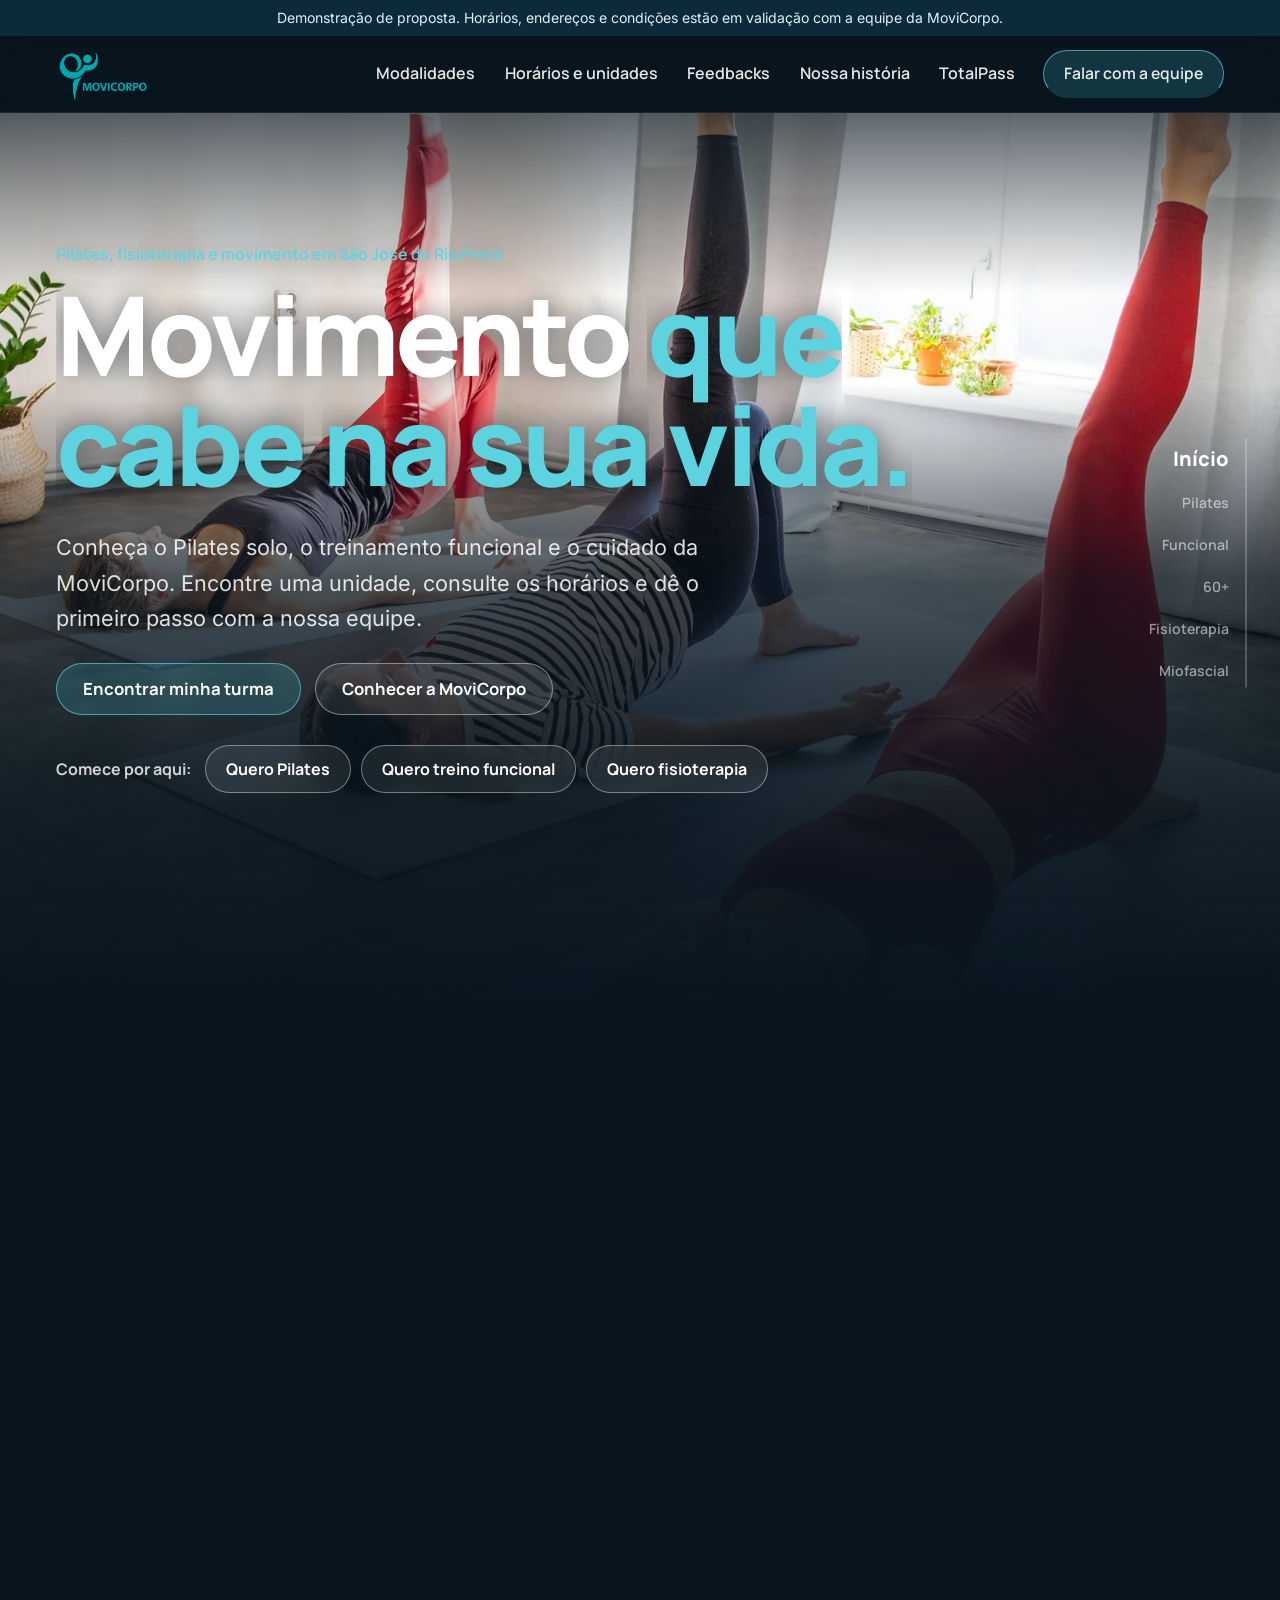
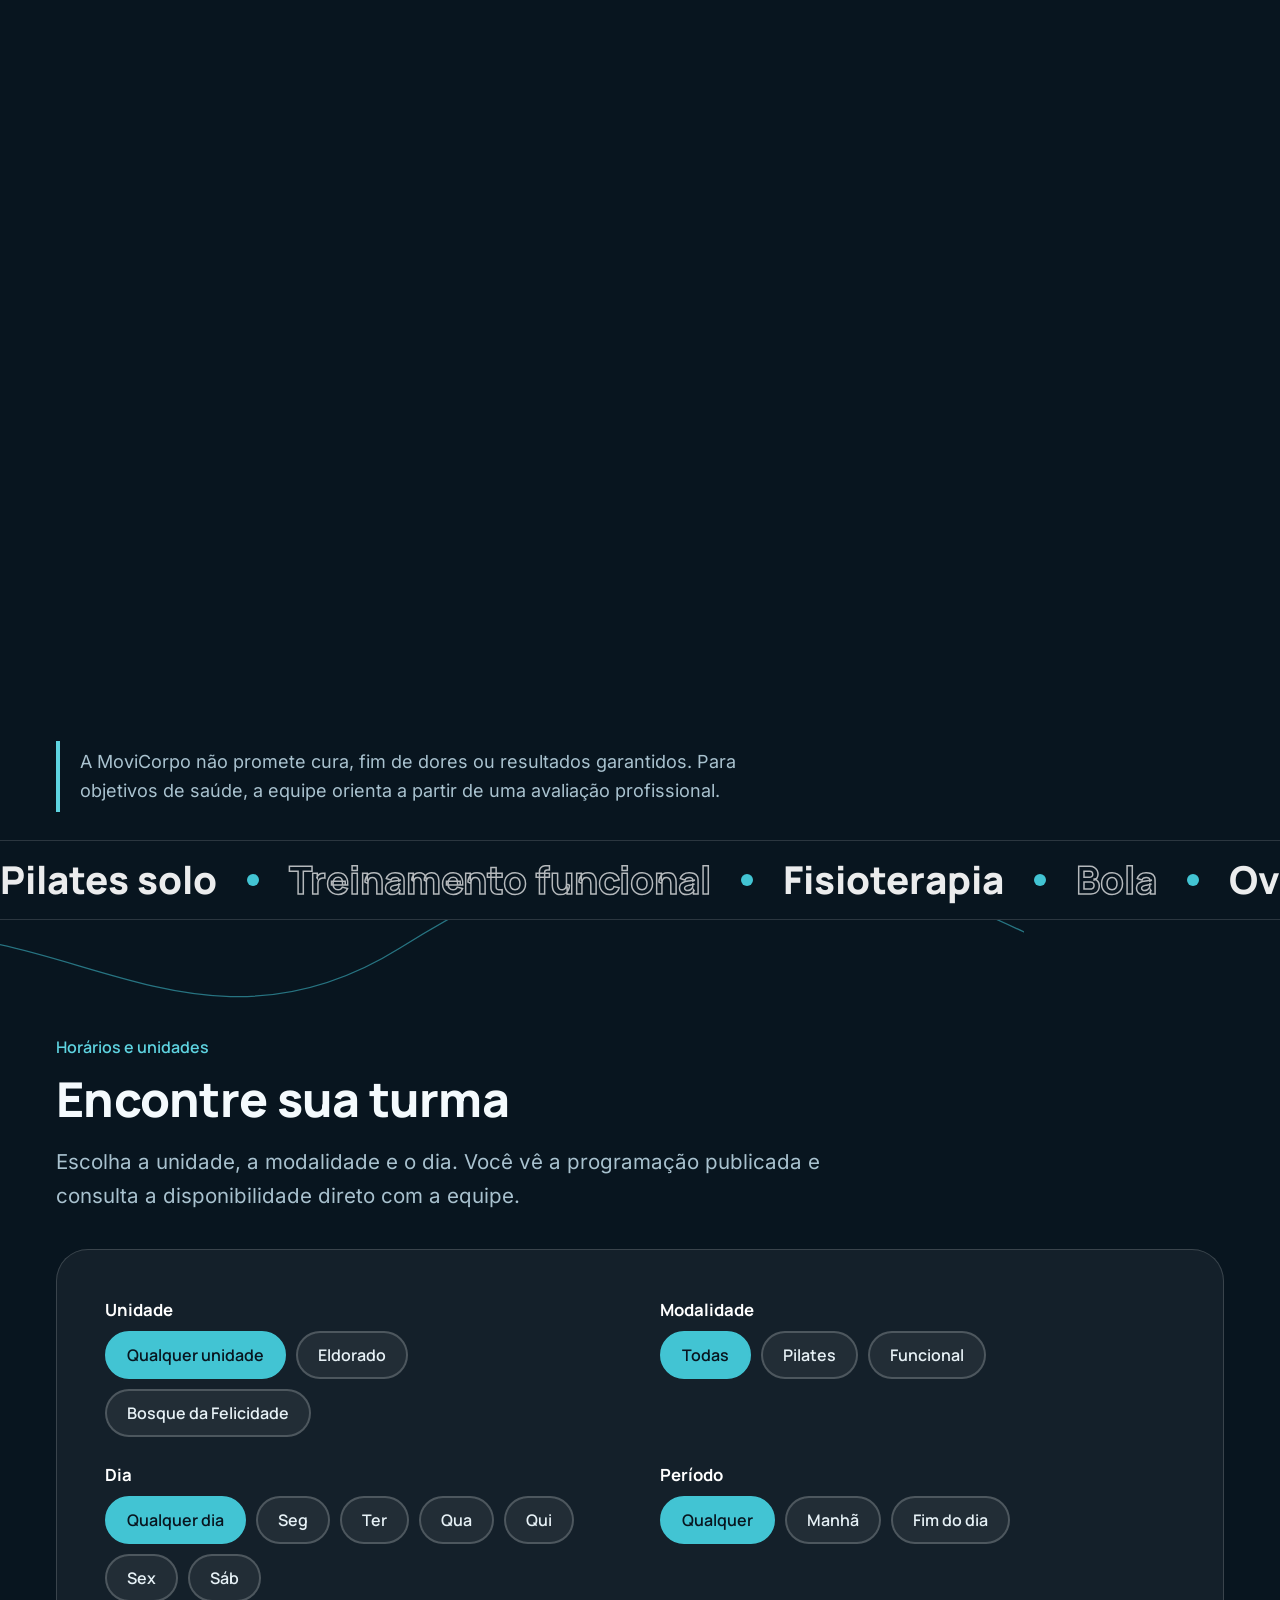
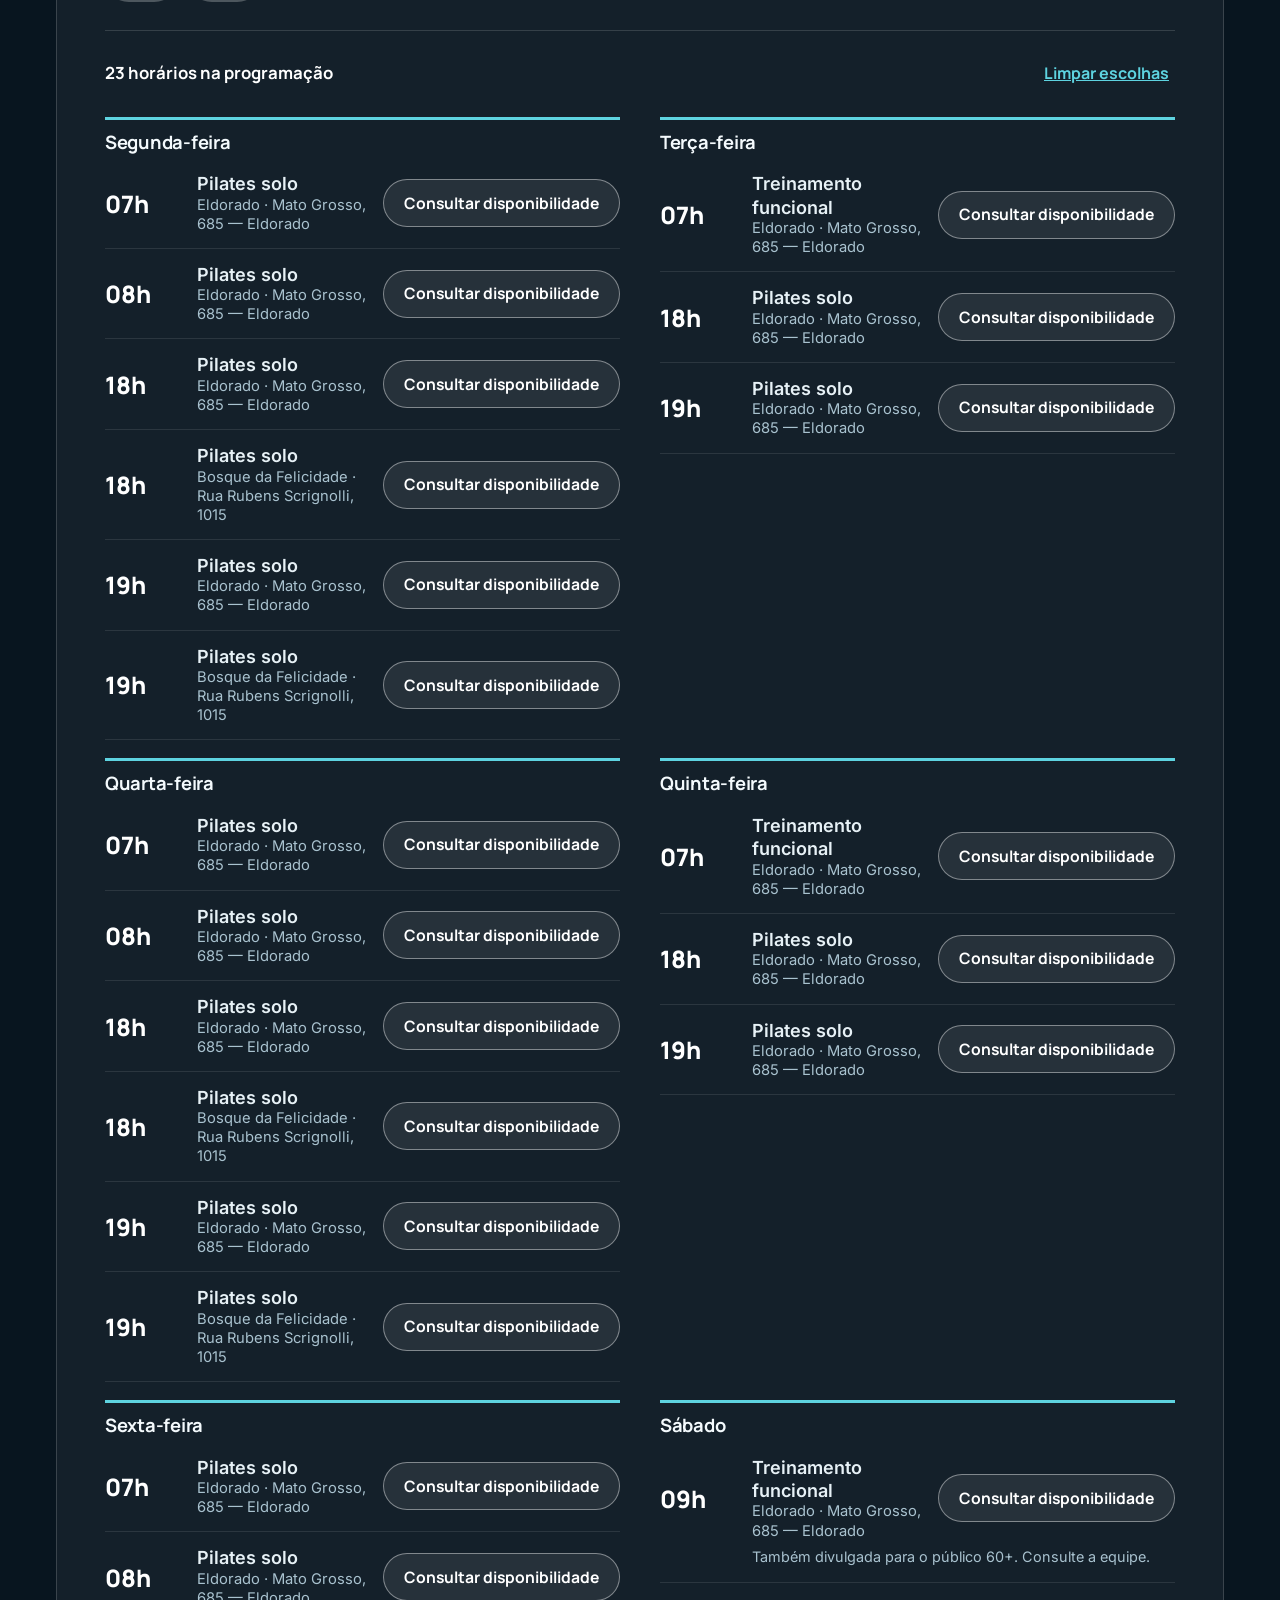
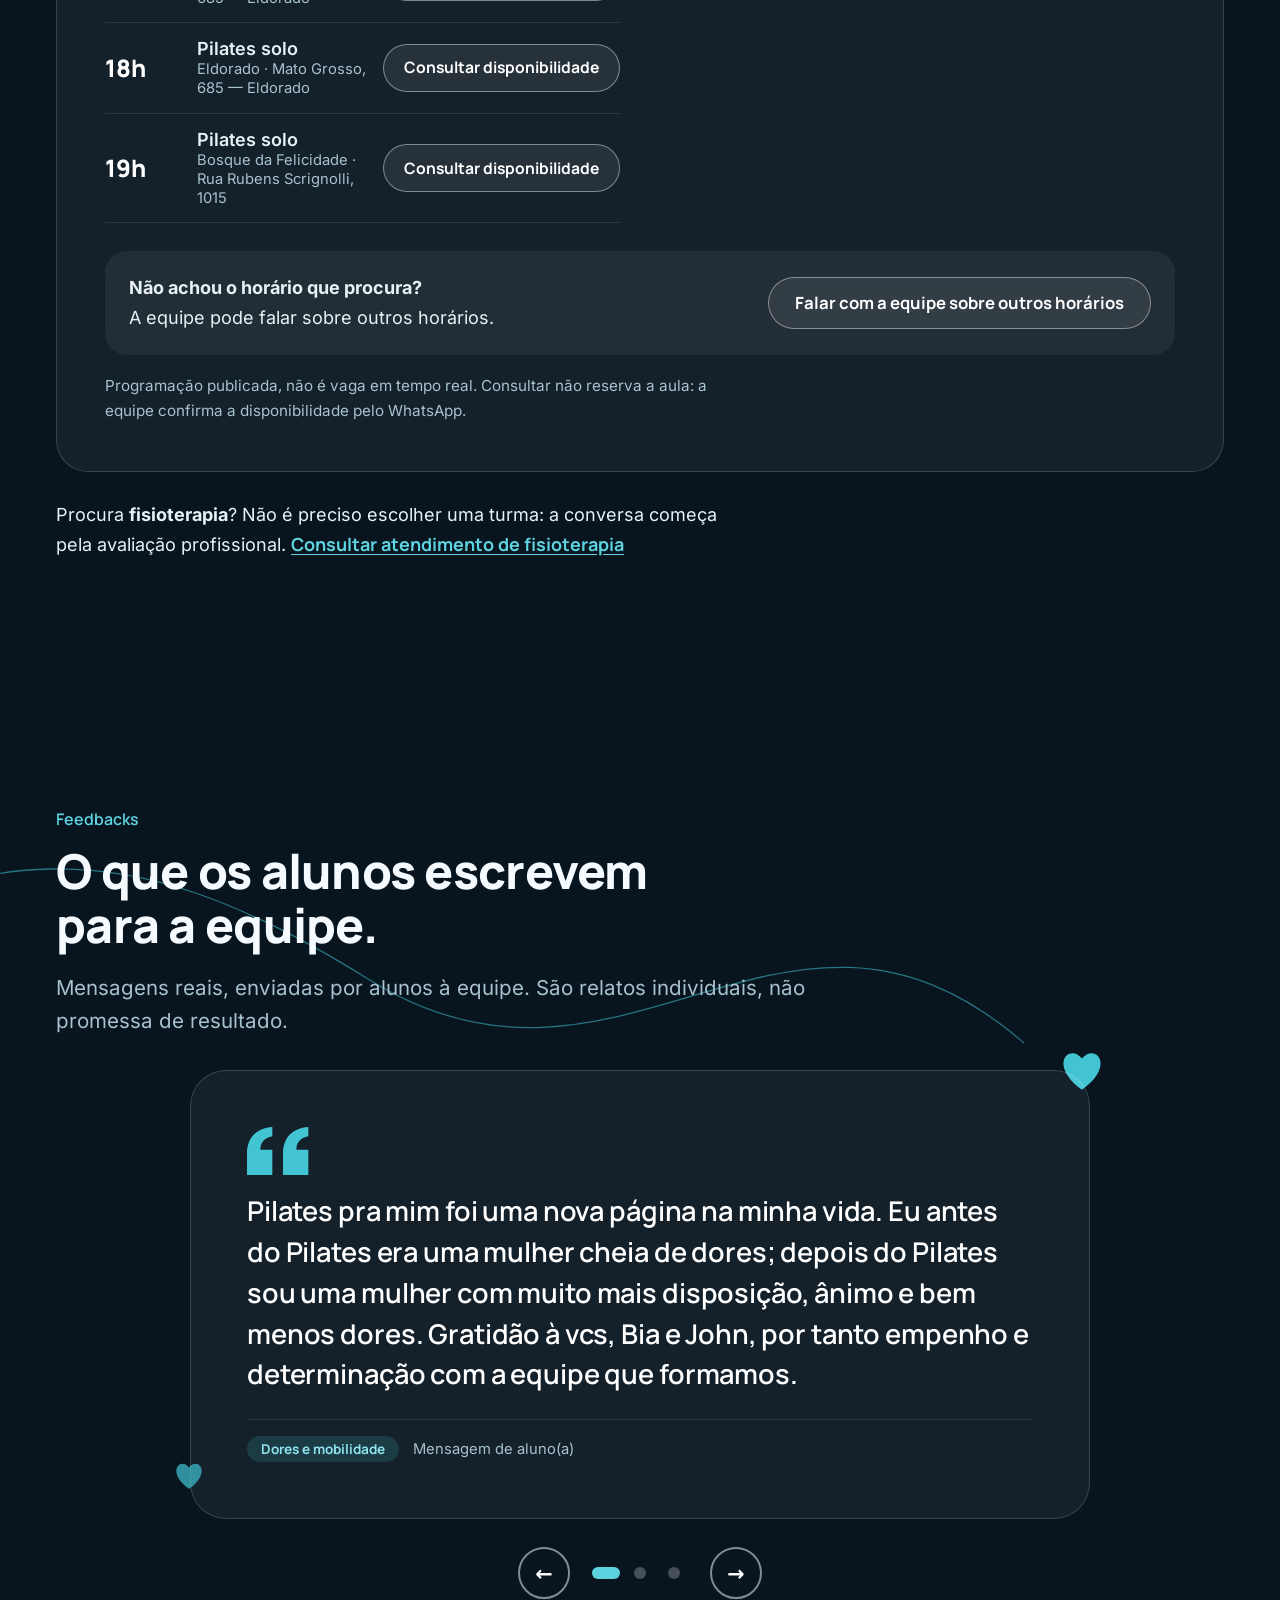
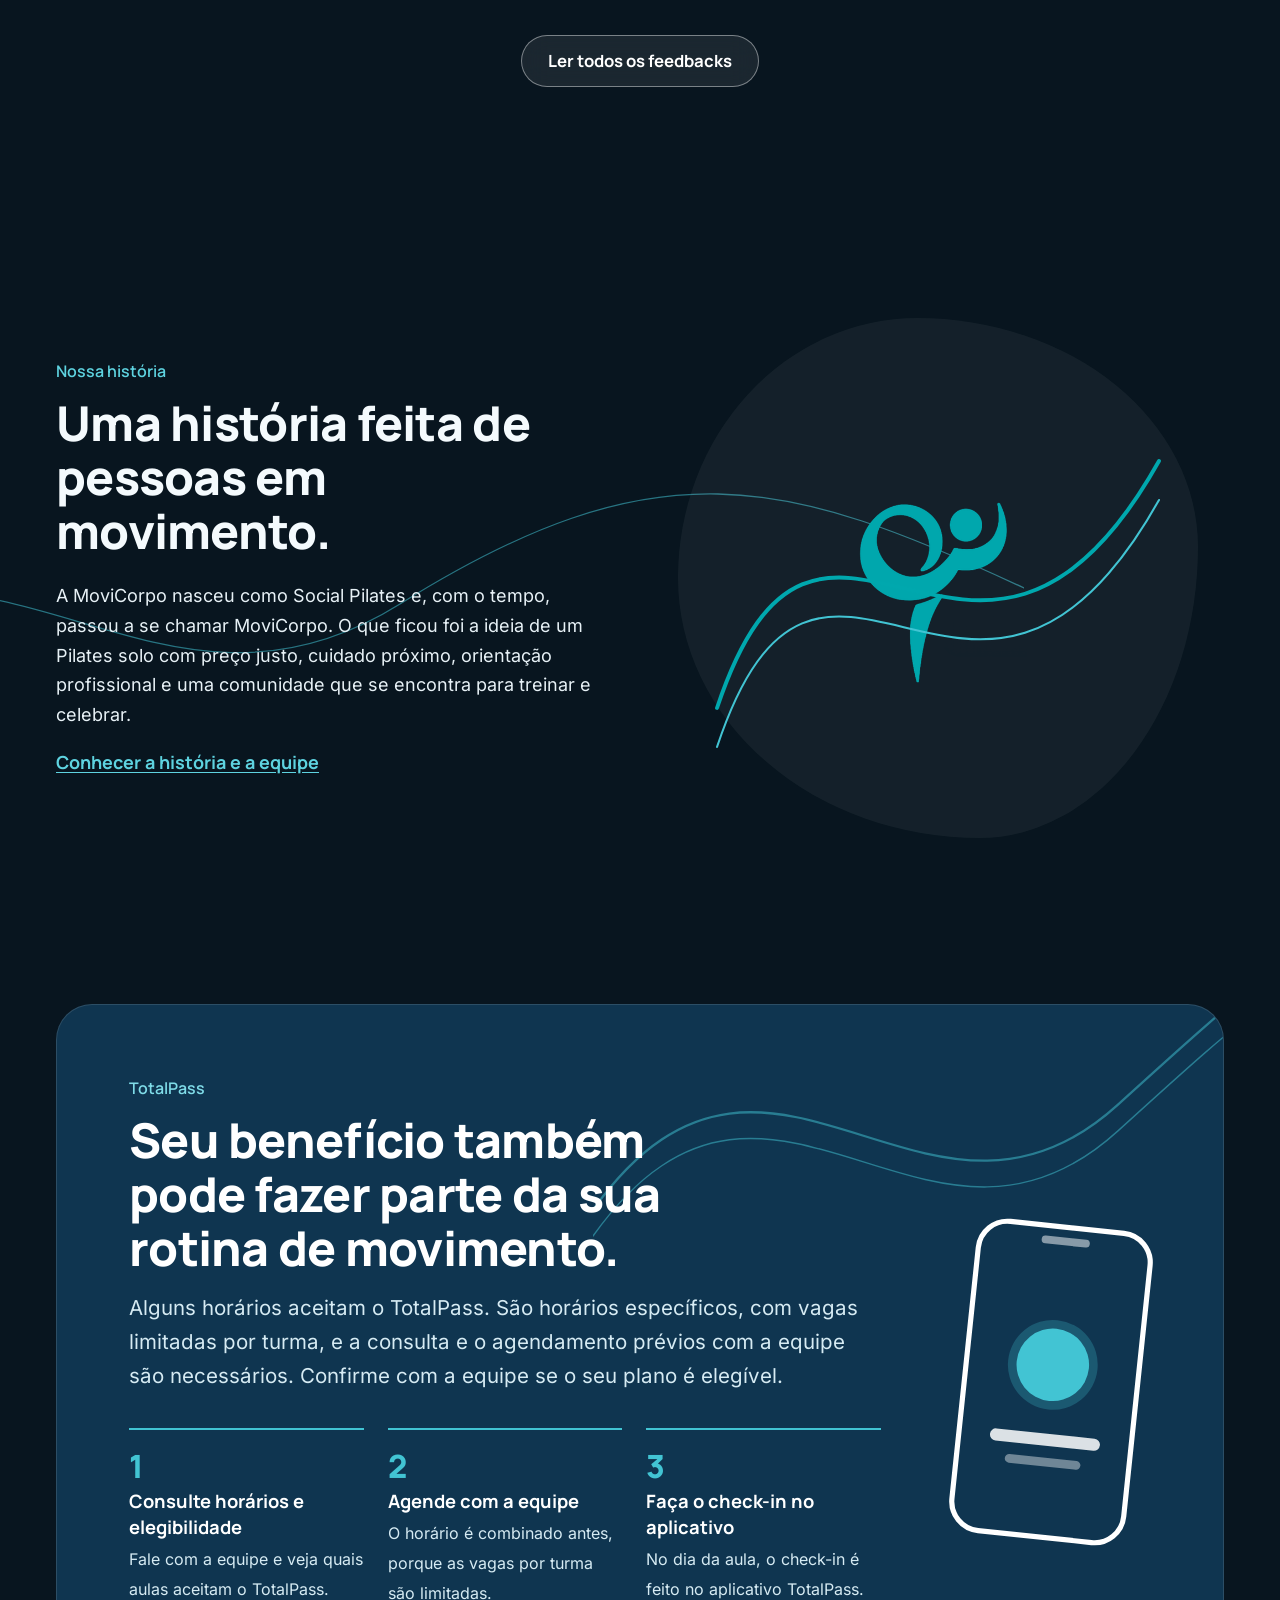
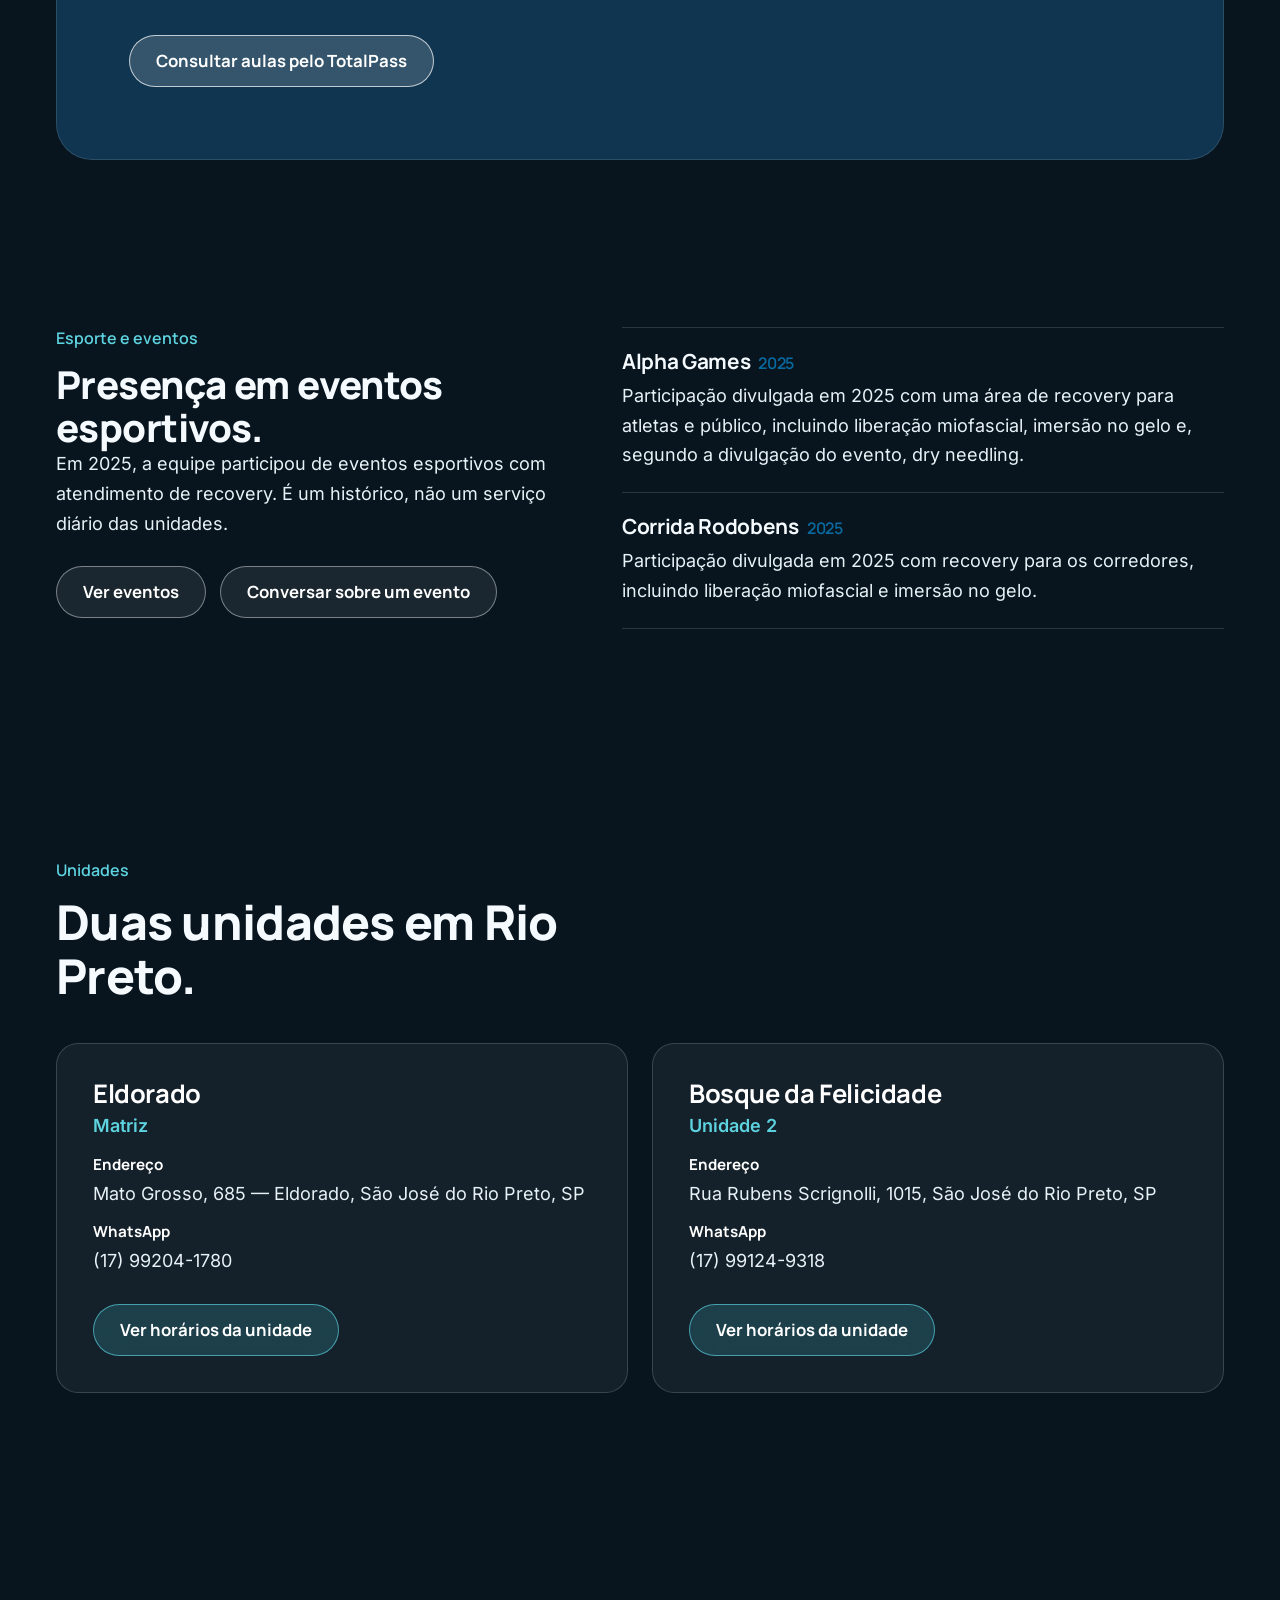
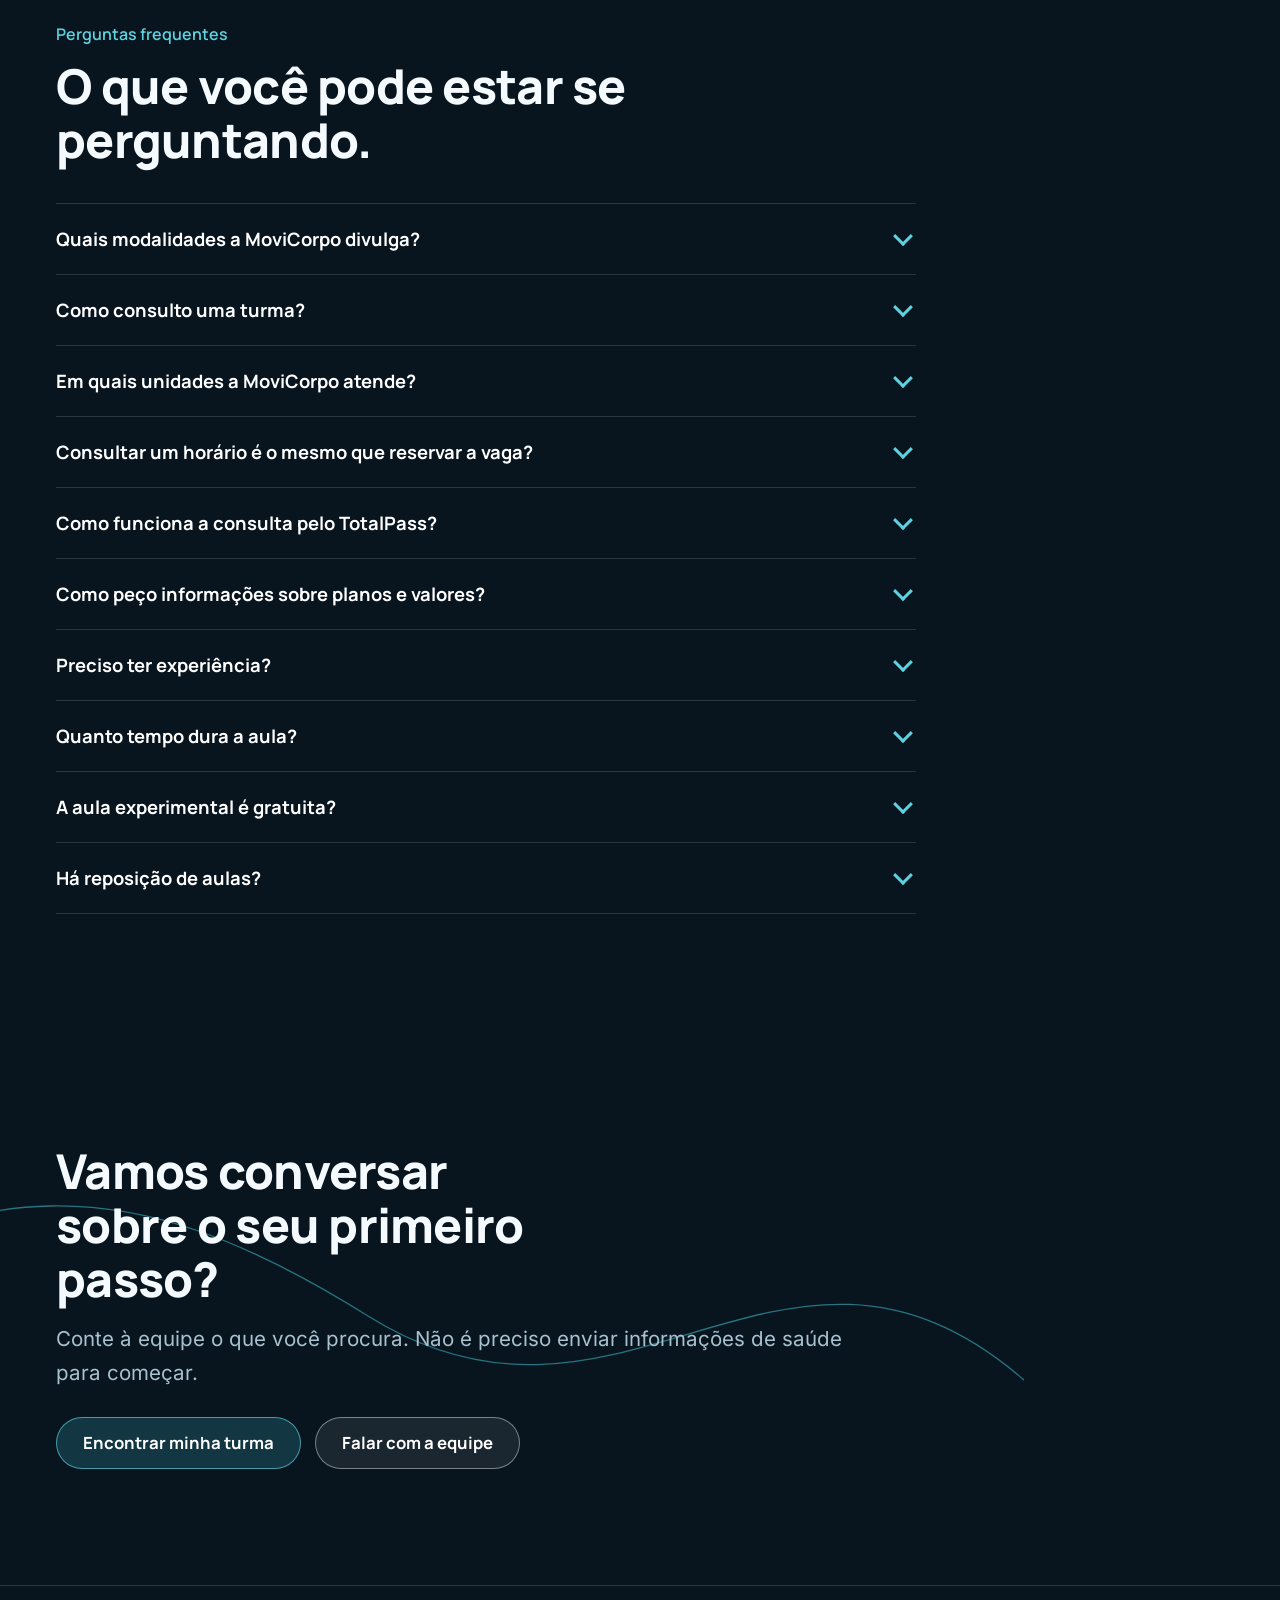
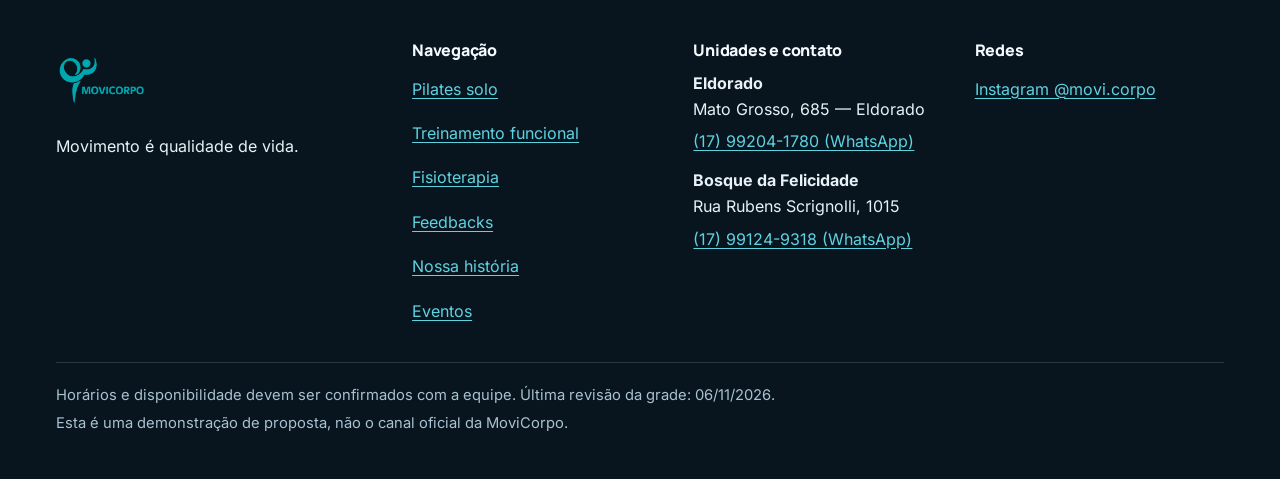
<file: index.html>
<!doctype html>
<html lang="pt-BR">
<head>
<meta charset="utf-8">
<meta name="viewport" content="width=device-width,initial-scale=1">
<title>MoviCorpo | Pilates, fisioterapia e movimento em São José do Rio Preto</title>
<meta name="description" content="Pilates solo, treinamento funcional e fisioterapia em São José do Rio Preto. Encontre uma unidade, consulte os horários e fale com a equipe da MoviCorpo.">
<meta name="robots" content="noindex, nofollow"><!-- DEMONSTRAÇÃO: remover na publicação aprovada -->
<meta property="og:type" content="website"><meta property="og:locale" content="pt_BR">
<meta property="og:title" content="MoviCorpo | Movimento que cabe na sua vida">
<meta property="og:description" content="Pilates solo, treinamento funcional e fisioterapia em São José do Rio Preto.">
<meta property="og:image" content="assets/og.png">
<meta name="theme-color" content="#08151F">
<link rel="icon" href="assets/favicon.png" type="image/png">
<link rel="apple-touch-icon" href="assets/icon-192.png">
<link rel="preload" href="assets/fonts/manrope.woff2" as="font" type="font/woff2" crossorigin>
<link rel="stylesheet" href="css/site.css">
</head>
<body data-pagina="home" data-raiz="">
<main id="principal">

  <section class="cine" id="inicio" data-render="cine" aria-label="MoviCorpo">
    <div class="cine-cols">
      <article class="ch ch-hero on" data-i="0">
        <div class="ch-in entra">
          <p class="sobre">Pilates, fisioterapia e movimento em São José do Rio Preto</p>
          <h1 id="h1" data-realce="1">Movimento que cabe na sua vida.</h1>
          <p class="lead">Conheça o Pilates solo, o treinamento funcional e o cuidado da MoviCorpo. Encontre uma unidade, consulte os horários e dê o primeiro passo com a nossa equipe.</p>
          <div class="btn-linha">
            <a class="btn" href="#turmas">Encontrar minha turma</a>
            <a class="btn sec2" href="nossa-historia/">Conhecer a MoviCorpo</a>
          </div>
          <div class="comece"><span>Comece por aqui:</span>
            <button type="button" class="chip-go" data-preset="pilates">Quero Pilates</button>
            <button type="button" class="chip-go" data-preset="funcional">Quero treino funcional</button>
            <a class="chip-go" href="fisioterapia/">Quero fisioterapia</a>
          </div>
        </div>
      </article>
    </div>
  </section>

  <div class="wrap"><p class="cuidado">A MoviCorpo não promete cura, fim de dores ou resultados garantidos. Para objetivos de saúde, a equipe orienta a partir de uma avaliação profissional.</p></div>

  <div class="faixa" aria-hidden="true"><div class="faixa-in">
    <span>Pilates solo</span><i></i><span>Treinamento funcional</span><i></i><span>Fisioterapia</span><i></i><span>Bola</span><i></i><span>Overball</span><i></i><span>Arco</span><i></i><span>Faixa elástica</span><i></i><span>Colchonete</span><i></i>
    <span>Pilates solo</span><i></i><span>Treinamento funcional</span><i></i><span>Fisioterapia</span><i></i><span>Bola</span><i></i><span>Overball</span><i></i><span>Arco</span><i></i><span>Faixa elástica</span><i></i><span>Colchonete</span><i></i>
  </div></div>

  <section class="sec" id="turmas" aria-labelledby="t-turmas">
    <div data-render="traco" data-y="-5%"></div>
    <div class="wrap">
      <p class="sobre">Horários e unidades</p>
      <h2 class="sec-titulo" id="t-turmas">Encontre sua turma</h2>
      <p class="lead" style="margin-bottom:36px">Escolha a unidade, a modalidade e o dia. Você vê a programação publicada e consulta a disponibilidade direto com a equipe.</p>
      <div data-render="seletor"></div>
      <p style="margin-top:28px">Procura <strong>fisioterapia</strong>? Não é preciso escolher uma turma: a conversa começa pela avaliação profissional.
        <span data-render="wapp" data-msg="Olá! Vim pelo site e gostaria de saber como funciona o atendimento de fisioterapia e como agendar uma avaliação." data-rotulo="Consultar atendimento de fisioterapia" data-classe="link-seta" data-medir="fisioterapia:seletor"></span></p>
    </div>
  </section>

  <section class="sec fb" id="feedbacks" data-render="fb-destaque" aria-labelledby="t-fb">
    <div data-render="traco" data-y="10%" data-flip></div>
    <div class="wrap">
      <p class="sobre">Feedbacks</p>
      <h2 class="sec-titulo" id="t-fb" style="max-width:22ch">O que os alunos escrevem para a equipe.</h2>
      <p class="lead">Mensagens reais, enviadas por alunos à equipe. São relatos individuais, não promessa de resultado.</p>
      <div data-slot></div>
      <div class="btn-linha" style="justify-content:center"><a class="btn sec2" href="feedbacks/">Ler todos os feedbacks</a></div>
    </div>
  </section>

  <section class="sec" id="historia" aria-labelledby="t-hist">
    <div data-render="traco" data-y="30%"></div>
    <div class="wrap">
      <div class="hist">
        <div>
          <p class="sobre">Nossa história</p>
          <h2 id="t-hist" style="margin-bottom:.5em">Uma história feita de pessoas em movimento.</h2>
          <p>A MoviCorpo nasceu como Social Pilates e, com o tempo, passou a se chamar MoviCorpo. O que ficou foi a ideia de um Pilates solo com preço justo, cuidado próximo, orientação profissional e uma comunidade que se encontra para treinar e celebrar.</p>
          <p><a class="link-seta" href="nossa-historia/">Conhecer a história e a equipe</a></p>
        </div>
        <div data-render="arte" data-foto="historia" class="rev"></div>
      </div>
    </div>
  </section>

  <section class="sec" id="comunidade" data-render="galeria" aria-labelledby="t-com">
    <div class="wrap">
      <p class="sobre">Comunidade</p>
      <h2 id="t-com">Aulas, encontros e celebrações.</h2>
      <div data-slot></div>
    </div>
  </section>

  <section class="sec" id="totalpass" aria-labelledby="t-tp" data-render="totalpass" style="padding-block:clamp(24px,4vw,60px)"><span id="t-tp"></span></section>

  <section class="sec" id="esporte" aria-labelledby="t-esp">
    <div class="wrap evt">
      <div>
        <p class="sobre">Esporte e eventos</p>
        <h2 id="t-esp" style="font-size:clamp(1.7rem,3.2vw,2.4rem)">Presença em eventos esportivos.</h2>
        <p>Em 2025, a equipe participou de eventos esportivos com atendimento de recovery. É um histórico, não um serviço diário das unidades.</p>
        <div class="btn-linha"><a class="btn sec2" href="eventos/">Ver eventos</a>
          <span data-render="wapp" data-msg="Olá! Vim pelo site e gostaria de conversar sobre a participação da MoviCorpo em um evento." data-rotulo="Conversar sobre um evento" data-classe="btn sec2" data-medir="evento"></span></div>
      </div>
      <div data-render="eventos"></div>
    </div>
  </section>

  <section class="sec" id="unidades" aria-labelledby="t-un">
    <div class="wrap">
      <p class="sobre">Unidades</p>
      <h2 class="sec-titulo" id="t-un">Duas unidades em Rio Preto.</h2>
      <div data-render="unidades"></div>
    </div>
  </section>

  <section class="sec" id="perguntas" aria-labelledby="t-faq">
    <div class="wrap">
      <p class="sobre">Perguntas frequentes</p>
      <h2 class="sec-titulo" id="t-faq">O que você pode estar se perguntando.</h2>
      <div data-render="faq"></div>
    </div>
  </section>

  <section class="sec final" aria-labelledby="t-fim">
    <div data-render="traco" data-y="20%" data-flip></div>
    <div class="wrap">
      <h2 id="t-fim">Vamos conversar sobre o seu primeiro passo?</h2>
      <p class="lead" style="margin-top:.8em">Conte à equipe o que você procura. Não é preciso enviar informações de saúde para começar.</p>
      <div class="btn-linha"><a class="btn" href="#turmas">Encontrar minha turma</a>
        <span data-render="wapp" data-msg="Olá! Vim pelo site da MoviCorpo e gostaria de falar com a equipe." data-rotulo="Falar com a equipe" data-classe="btn sec2" data-medir="final"></span></div>
    </div>
  </section>
</main>
<noscript><p style="padding:24px;text-align:center">Este site precisa de JavaScript para exibir horários e menus. Fale com a equipe pelo WhatsApp (17) 99204-1780.</p></noscript>
<script src="conteudo/dados.js"></script>
<script src="js/site.js"></script>
</body>
</html>
</file>
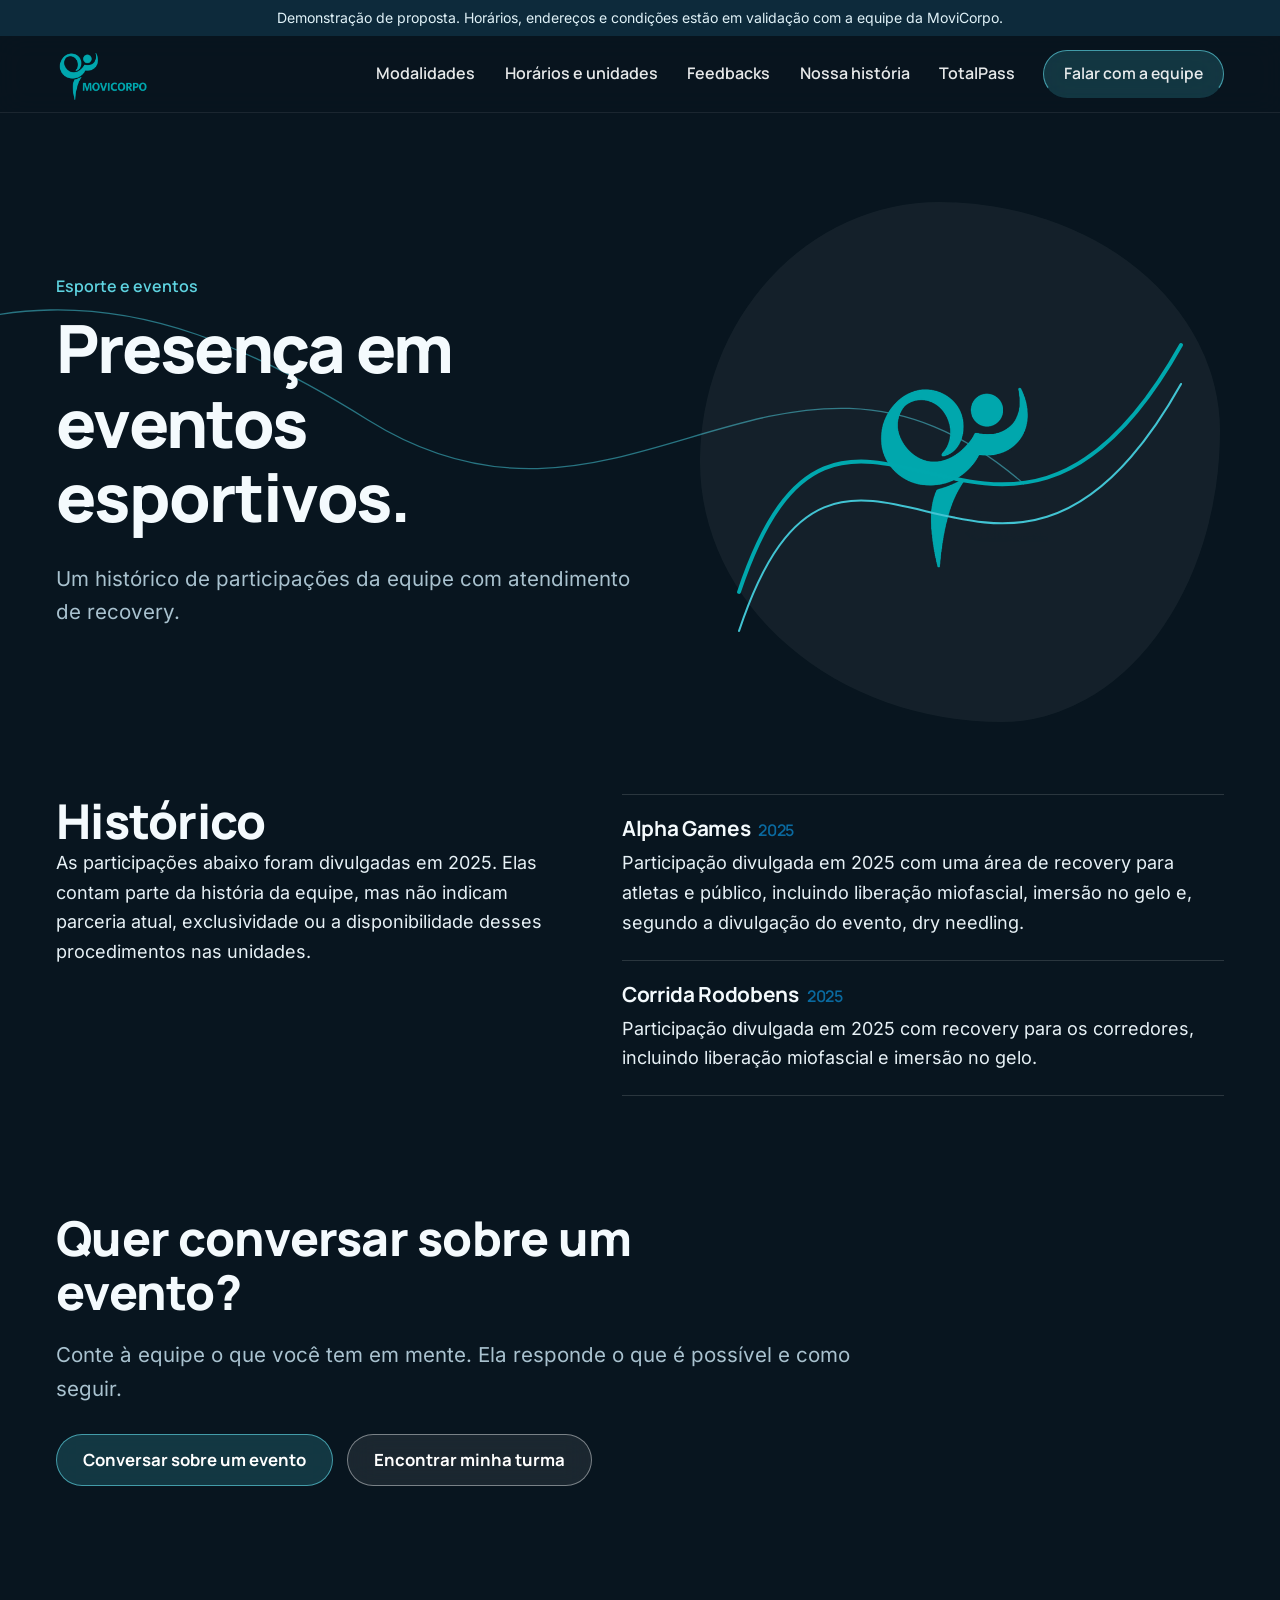
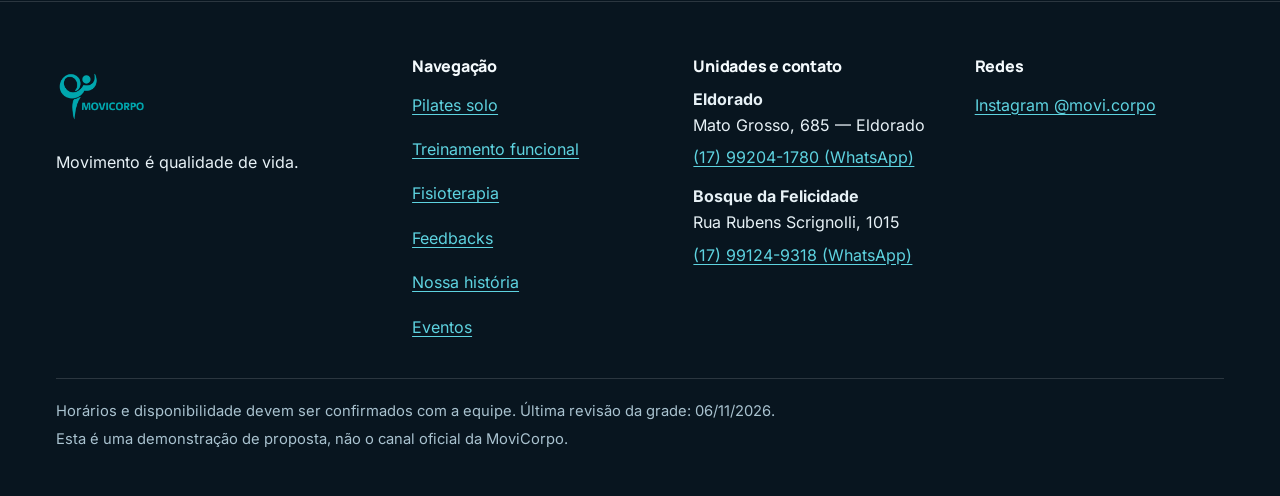
<file: eventos/index.html>
<!doctype html>
<html lang="pt-BR">
<head>
<meta charset="utf-8">
<meta name="viewport" content="width=device-width,initial-scale=1">
<title>Esporte e eventos | MoviCorpo</title>
<meta name="description" content="Participações da MoviCorpo em eventos esportivos em 2025, como Alpha Games e Corrida Rodobens, com atendimento de recovery.">
<meta name="robots" content="noindex, nofollow"><!-- DEMONSTRAÇÃO: remover na publicação aprovada -->
<meta property="og:type" content="website"><meta property="og:locale" content="pt_BR">
<meta property="og:title" content="Esporte e eventos | MoviCorpo"><meta property="og:description" content="Participações da MoviCorpo em eventos esportivos em 2025, como Alpha Games e Corrida Rodobens, com atendimento de recovery.">
<meta property="og:image" content="../assets/og.png">
<meta name="theme-color" content="#08151F">
<link rel="icon" href="../assets/favicon.png" type="image/png">
<link rel="apple-touch-icon" href="../assets/icon-192.png">
<link rel="preload" href="../assets/fonts/manrope.woff2" as="font" type="font/woff2" crossorigin>
<link rel="stylesheet" href="../css/site.css">
</head>
<body data-pagina="eventos" data-raiz="../">
<main id="principal">
<section class="pag-topo"><div data-render="traco" data-y="20%" data-flip></div><div class="wrap hero" style="padding:0"><div class="entra"><p class="sobre">Esporte e eventos</p><h1>Presença em eventos esportivos.</h1><p class="lead">Um histórico de participações da equipe com atendimento de recovery.</p></div><div data-render="arte" data-arte="4" data-foto="eventos" data-anima></div></div></section>
<section class="sec" style="padding-top:24px"><div class="wrap evt"><div><h2>Histórico</h2><p>As participações abaixo foram divulgadas em 2025. Elas contam parte da história da equipe, mas não indicam parceria atual, exclusividade ou a disponibilidade desses procedimentos nas unidades.</p></div><div data-render="eventos"></div></div></section>
<section class="sec" style="padding-top:0"><div class="wrap"><h2 class="sec-titulo">Quer conversar sobre um evento?</h2><p class="lead">Conte à equipe o que você tem em mente. Ela responde o que é possível e como seguir.</p><div class="btn-linha"><span data-render="wapp" data-msg="Olá! Vim pelo site e gostaria de conversar sobre a participação da MoviCorpo em um evento." data-rotulo="Conversar sobre um evento" data-classe="btn" data-medir="evento-pagina"></span><a class="btn sec2" href="../#turmas">Encontrar minha turma</a></div></div></section>
</main>
<script src="../conteudo/dados.js"></script>
<script src="../js/site.js"></script>
</body>
</html>
</file>
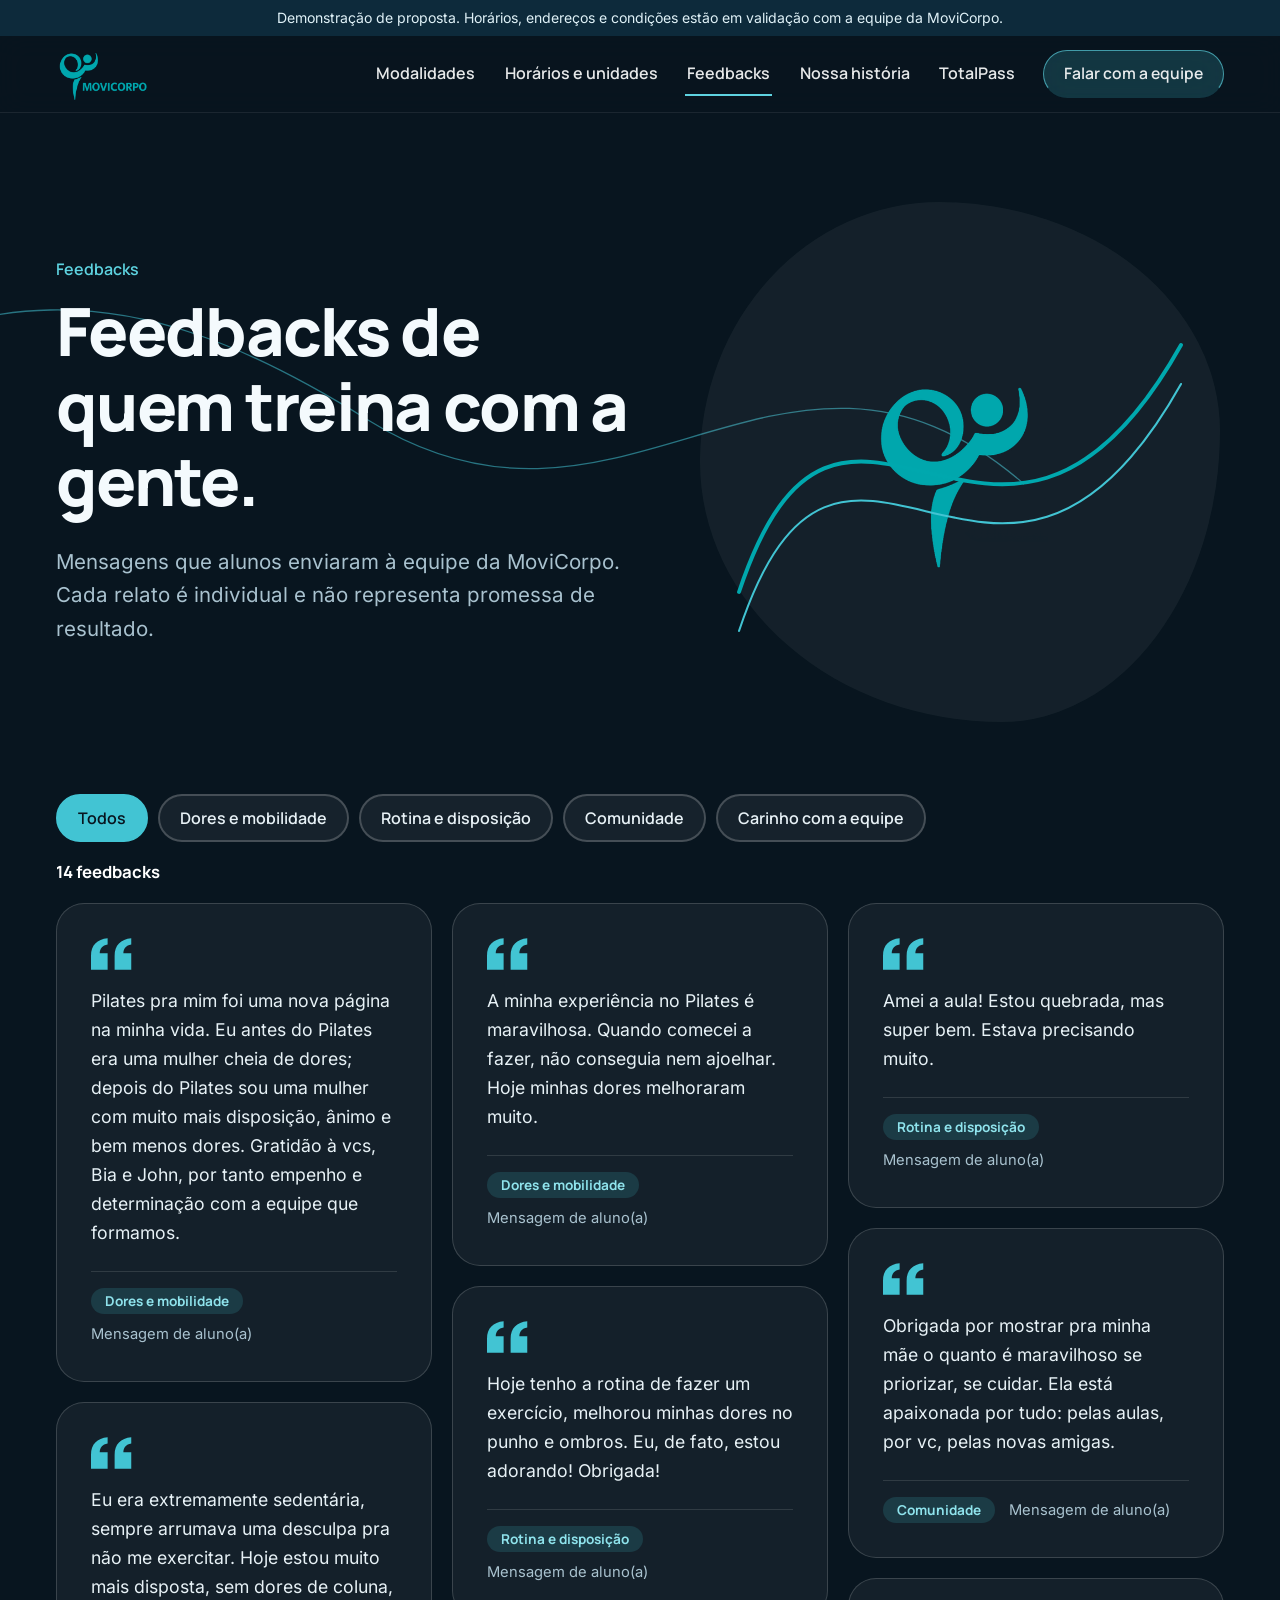
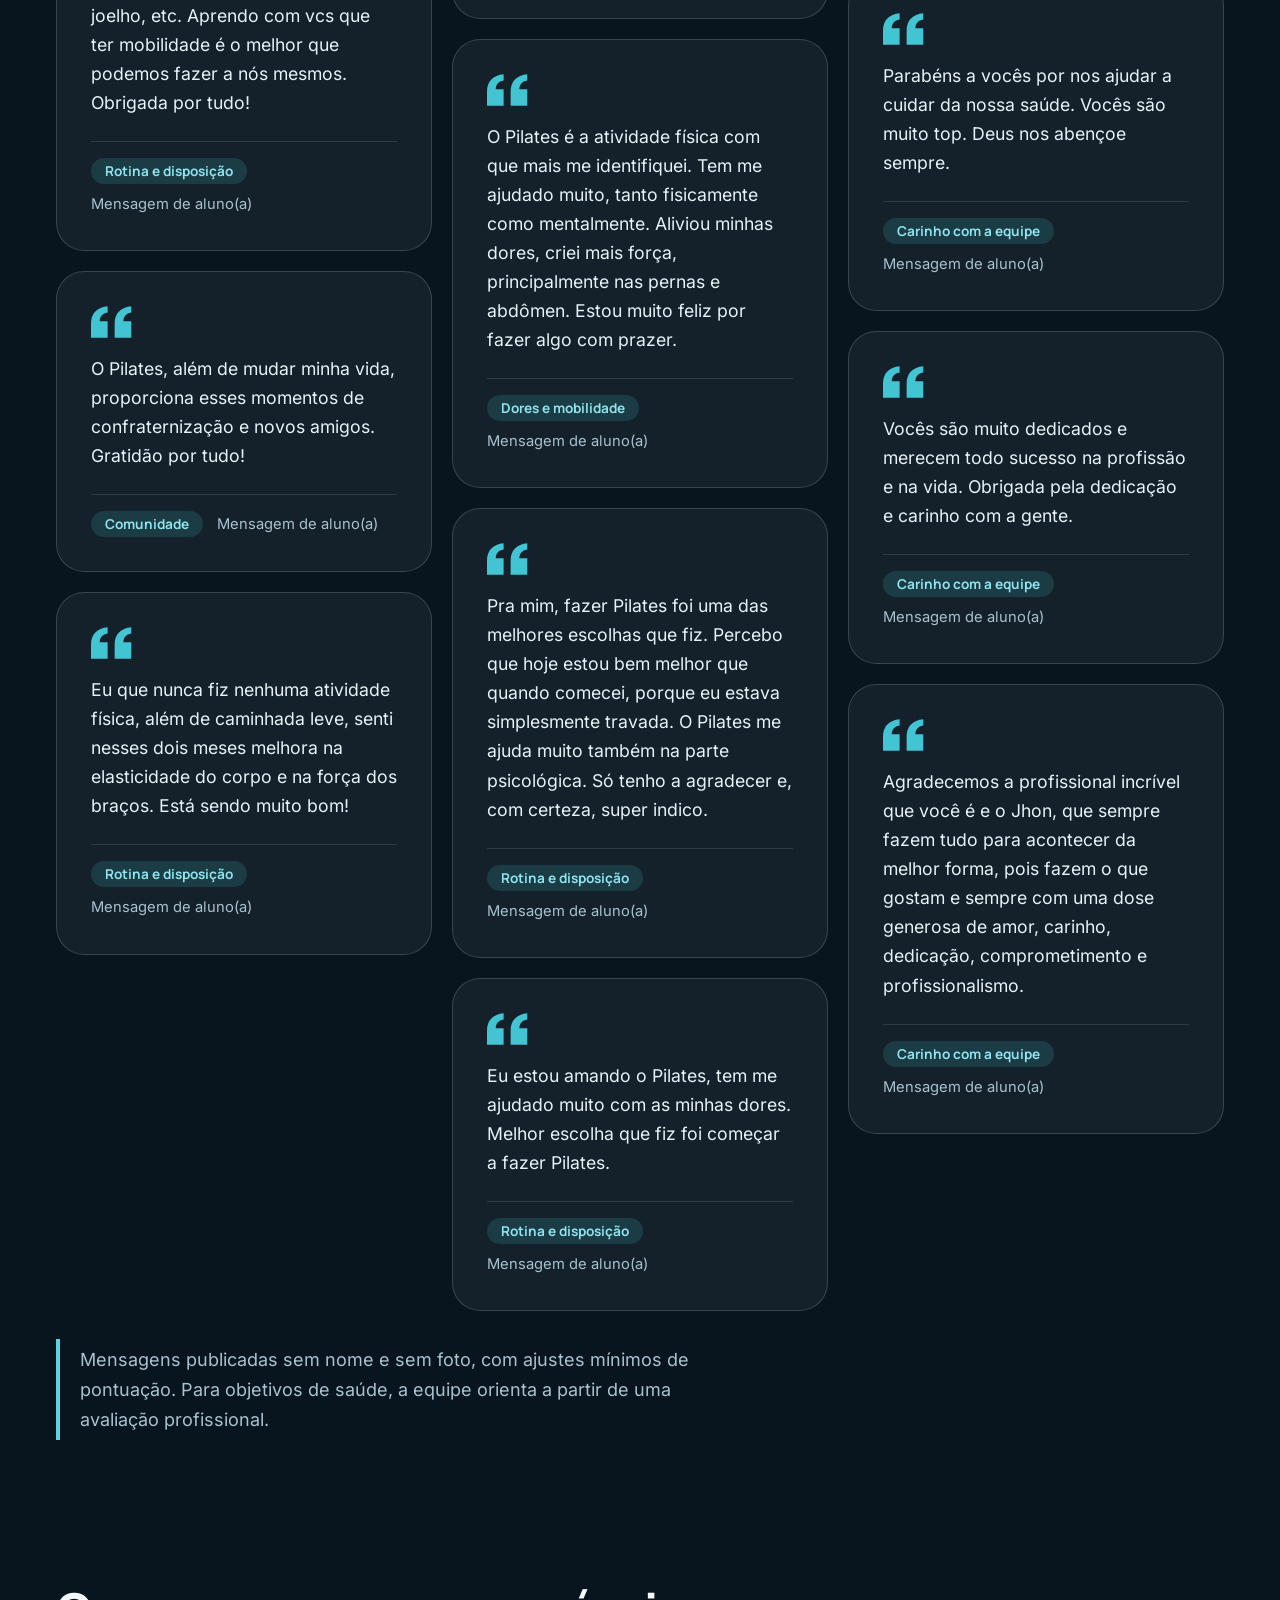
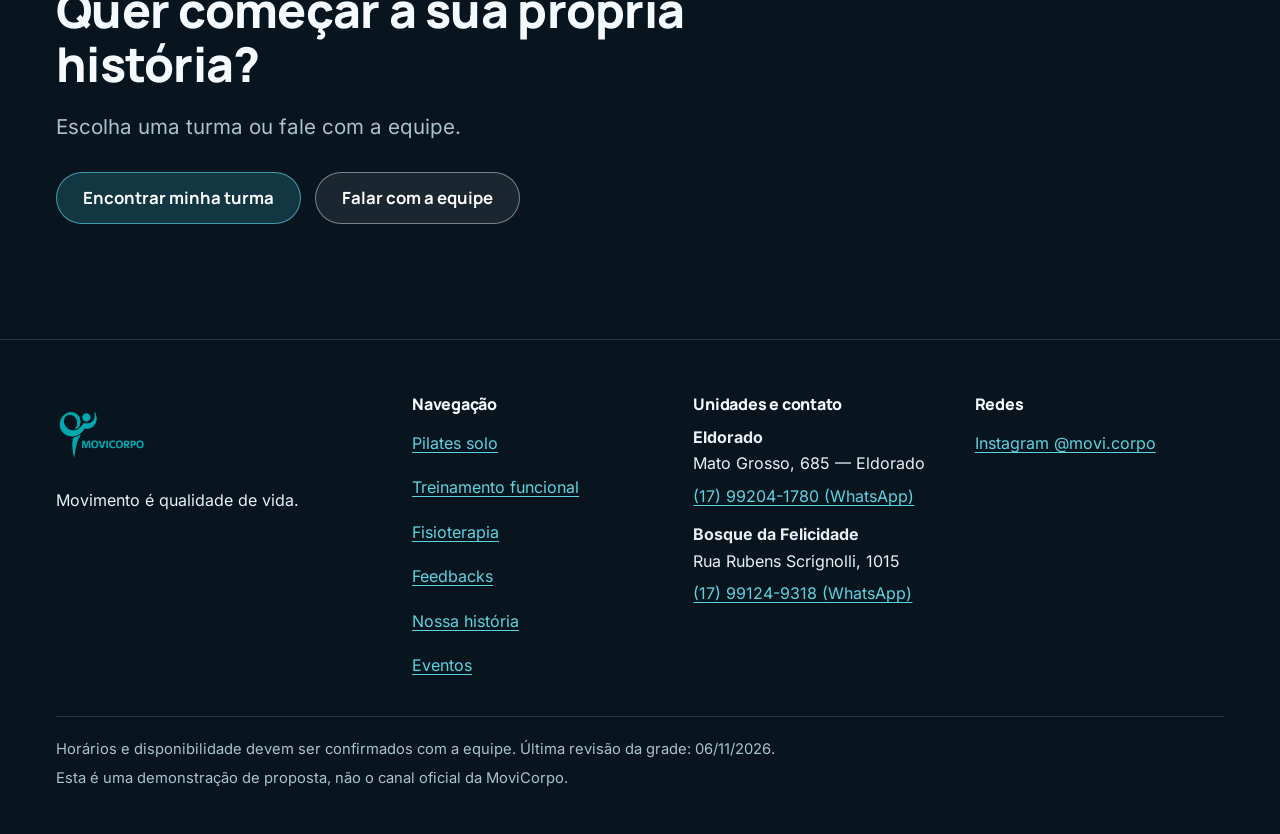
<file: feedbacks/index.html>
<!doctype html>
<html lang="pt-BR">
<head>
<meta charset="utf-8">
<meta name="viewport" content="width=device-width,initial-scale=1">
<title>Feedbacks de alunos | MoviCorpo</title>
<meta name="description" content="Mensagens reais que alunos enviaram à equipe da MoviCorpo, em São José do Rio Preto. Relatos individuais, sem promessa de resultado.">
<meta name="robots" content="noindex, nofollow"><!-- DEMONSTRAÇÃO: remover na publicação aprovada -->
<meta property="og:type" content="website"><meta property="og:locale" content="pt_BR">
<meta property="og:title" content="Feedbacks de alunos | MoviCorpo"><meta property="og:description" content="Mensagens reais que alunos enviaram à equipe da MoviCorpo, em São José do Rio Preto. Relatos individuais, sem promessa de resultado.">
<meta property="og:image" content="../assets/og.png">
<meta name="theme-color" content="#08151F">
<link rel="icon" href="../assets/favicon.png" type="image/png">
<link rel="apple-touch-icon" href="../assets/icon-192.png">
<link rel="preload" href="../assets/fonts/manrope.woff2" as="font" type="font/woff2" crossorigin>
<link rel="stylesheet" href="../css/site.css">
</head>
<body data-pagina="feedbacks" data-raiz="../">
<main id="principal">
<section class="pag-topo"><div data-render="traco" data-y="20%" data-flip></div><div class="wrap hero" style="padding:0"><div class="entra"><p class="sobre">Feedbacks</p><h1>Feedbacks de quem treina com a gente.</h1><p class="lead">Mensagens que alunos enviaram à equipe da MoviCorpo. Cada relato é individual e não representa promessa de resultado.</p></div><div data-render="arte" data-arte="0" data-foto="historia" data-anima></div></div></section>
<section class="sec" style="padding-top:24px"><div class="wrap"><div data-render="fb-todos"></div><p class="cuidado">Mensagens publicadas sem nome e sem foto, com ajustes mínimos de pontuação. Para objetivos de saúde, a equipe orienta a partir de uma avaliação profissional.</p></div></section>
<section class="sec" style="padding-top:0"><div class="wrap"><h2 class="sec-titulo">Quer começar a sua própria história?</h2><p class="lead">Escolha uma turma ou fale com a equipe.</p><div class="btn-linha"><a class="btn" href="../#turmas">Encontrar minha turma</a><span data-render="wapp" data-msg="Olá! Vim pelo site da MoviCorpo, li os feedbacks e gostaria de falar com a equipe." data-rotulo="Falar com a equipe" data-classe="btn sec2" data-medir="feedbacks-pagina"></span></div></div></section>
</main>
<script src="../conteudo/dados.js"></script>
<script src="../js/site.js"></script>
</body>
</html>
</file>
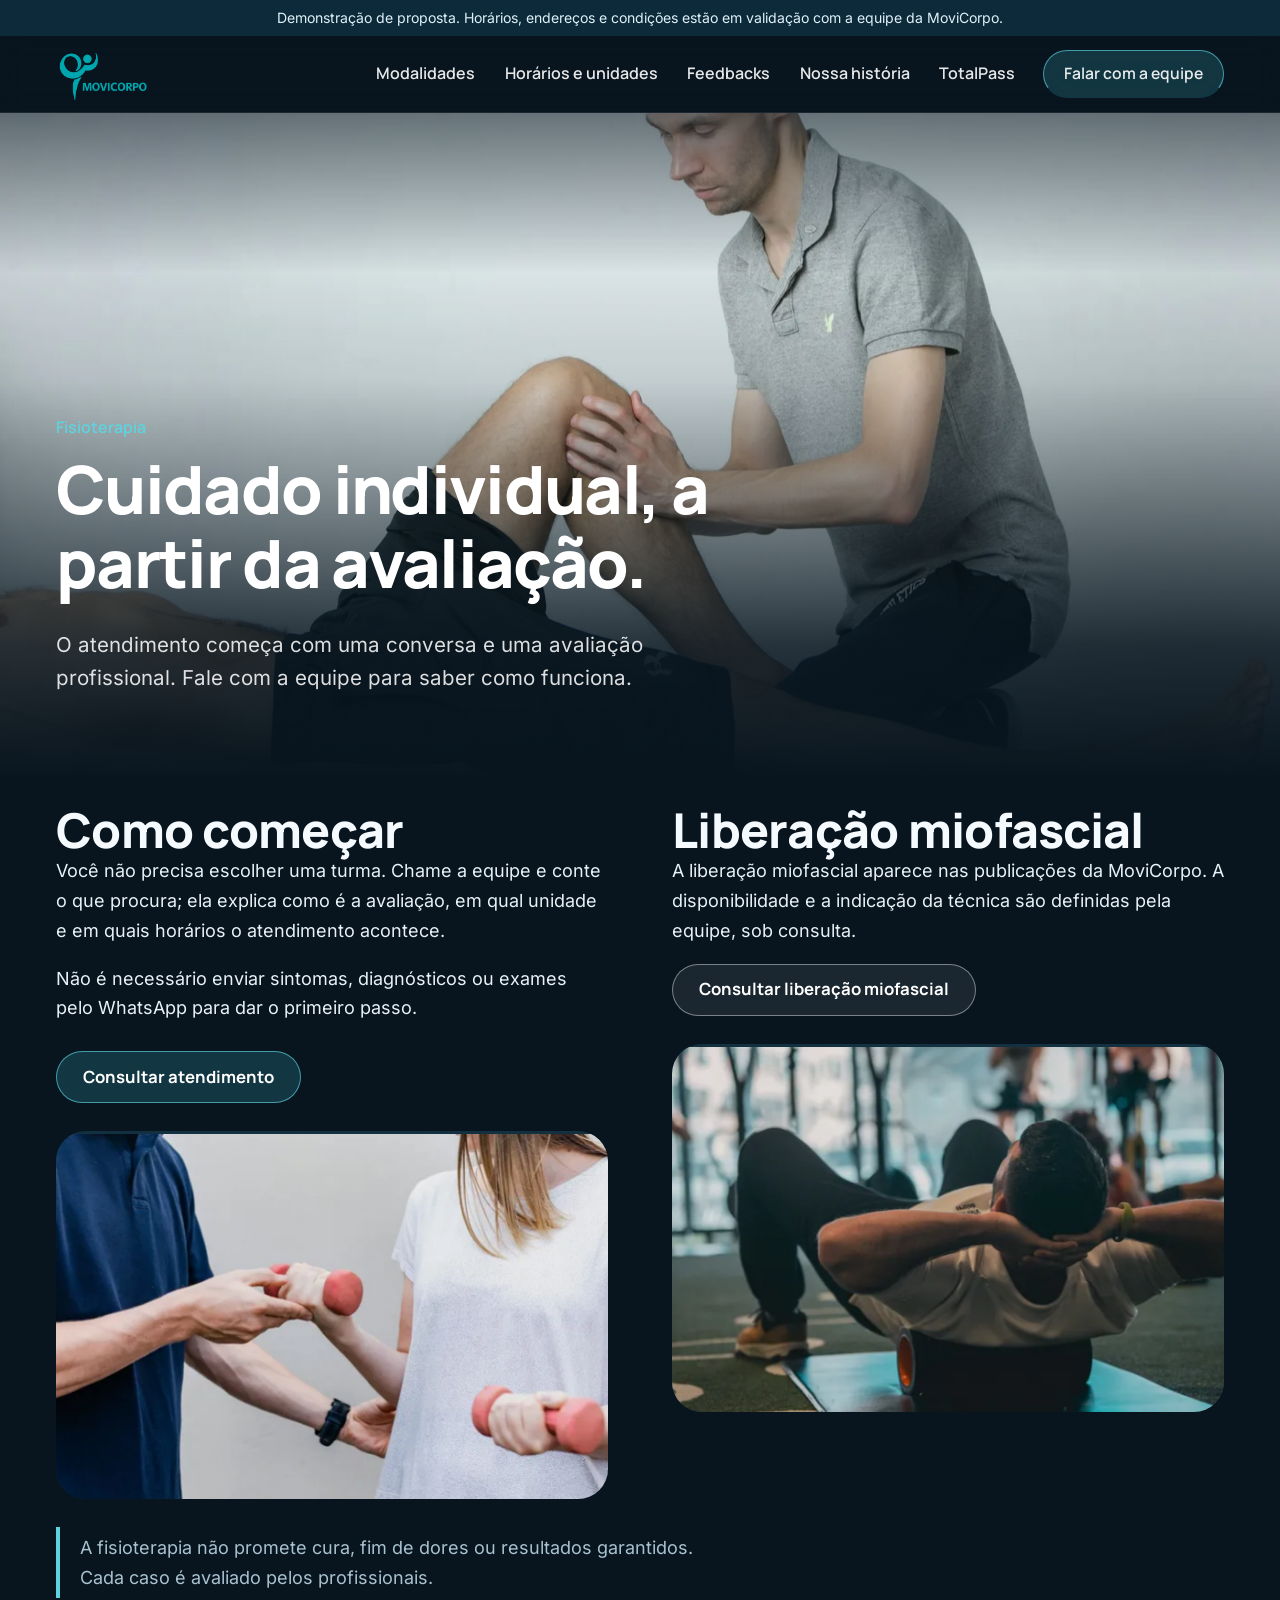
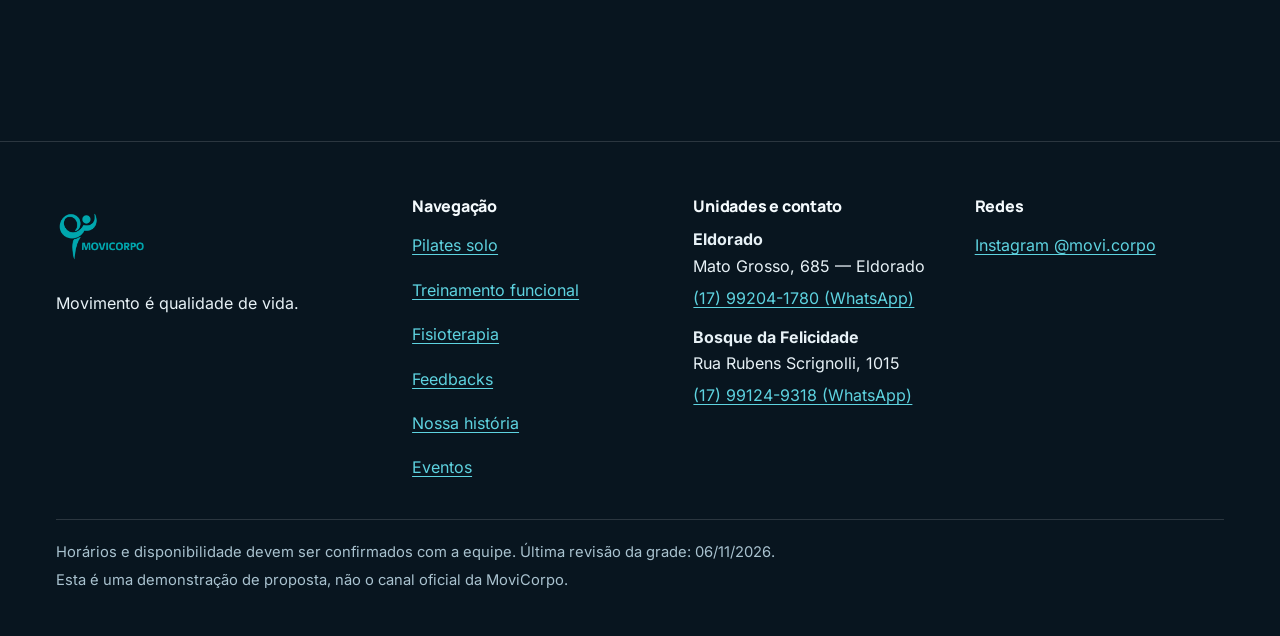
<file: fisioterapia/index.html>
<!doctype html>
<html lang="pt-BR">
<head>
<meta charset="utf-8">
<meta name="viewport" content="width=device-width,initial-scale=1">
<title>Fisioterapia e liberação miofascial | MoviCorpo</title>
<meta name="description" content="Atendimento de fisioterapia da MoviCorpo em São José do Rio Preto. A conversa começa pela avaliação profissional; fale com a equipe.">
<meta name="robots" content="noindex, nofollow"><!-- DEMONSTRAÇÃO: remover na publicação aprovada -->
<meta property="og:type" content="website"><meta property="og:locale" content="pt_BR">
<meta property="og:title" content="Fisioterapia e liberação miofascial | MoviCorpo"><meta property="og:description" content="Atendimento de fisioterapia da MoviCorpo em São José do Rio Preto. A conversa começa pela avaliação profissional; fale com a equipe.">
<meta property="og:image" content="../assets/og.png">
<meta name="theme-color" content="#08151F">
<link rel="icon" href="../assets/favicon.png" type="image/png">
<link rel="apple-touch-icon" href="../assets/icon-192.png">
<link rel="preload" href="../assets/fonts/manrope.woff2" as="font" type="font/woff2" crossorigin>
<link rel="stylesheet" href="../css/site.css">
</head>
<body data-pagina="fisioterapia" data-raiz="../">
<main id="principal">
<section class="pag-topo"><div data-render="traco" data-y="20%" data-flip></div><div class="wrap hero" style="padding:0"><div class="entra"><p class="sobre">Fisioterapia</p><h1>Cuidado individual, a partir da avaliação.</h1><p class="lead">O atendimento começa com uma conversa e uma avaliação profissional. Fale com a equipe para saber como funciona.</p></div><div data-render="arte" data-arte="3" data-foto="fisioterapia" data-anima></div></div></section>
<section class="sec" style="padding-top:24px"><div class="wrap col2"><div><h2>Como começar</h2><p>Você não precisa escolher uma turma. Chame a equipe e conte o que procura; ela explica como é a avaliação, em qual unidade e em quais horários o atendimento acontece.</p><p>Não é necessário enviar sintomas, diagnósticos ou exames pelo WhatsApp para dar o primeiro passo.</p><div class="btn-linha"><span data-render="wapp" data-msg="Olá! Vim pelo site e gostaria de saber como funciona o atendimento de fisioterapia na MoviCorpo e como agendar uma avaliação." data-rotulo="Consultar atendimento" data-classe="btn" data-medir="fisioterapia-pagina"></span></div><div data-render="foto" data-img="fisio2" data-ar="3/2" style="margin-top:28px"></div></div>
<div id="liberacao-miofascial"><h2>Liberação miofascial</h2><p>A liberação miofascial aparece nas publicações da MoviCorpo. A disponibilidade e a indicação da técnica são definidas pela equipe, sob consulta.</p><span data-render="wapp" data-msg="Olá! Vim pelo site e gostaria de saber sobre a liberação miofascial. Como funciona a consulta?" data-rotulo="Consultar liberação miofascial" data-classe="btn sec2" data-medir="miofascial"></span><div data-render="foto" data-img="miofascial" data-ar="3/2" style="margin-top:28px"></div></div></div>
<div class="wrap"><p class="cuidado">A fisioterapia não promete cura, fim de dores ou resultados garantidos. Cada caso é avaliado pelos profissionais.</p></div></section>
</main>
<script src="../conteudo/dados.js"></script>
<script src="../js/site.js"></script>
</body>
</html>
</file>
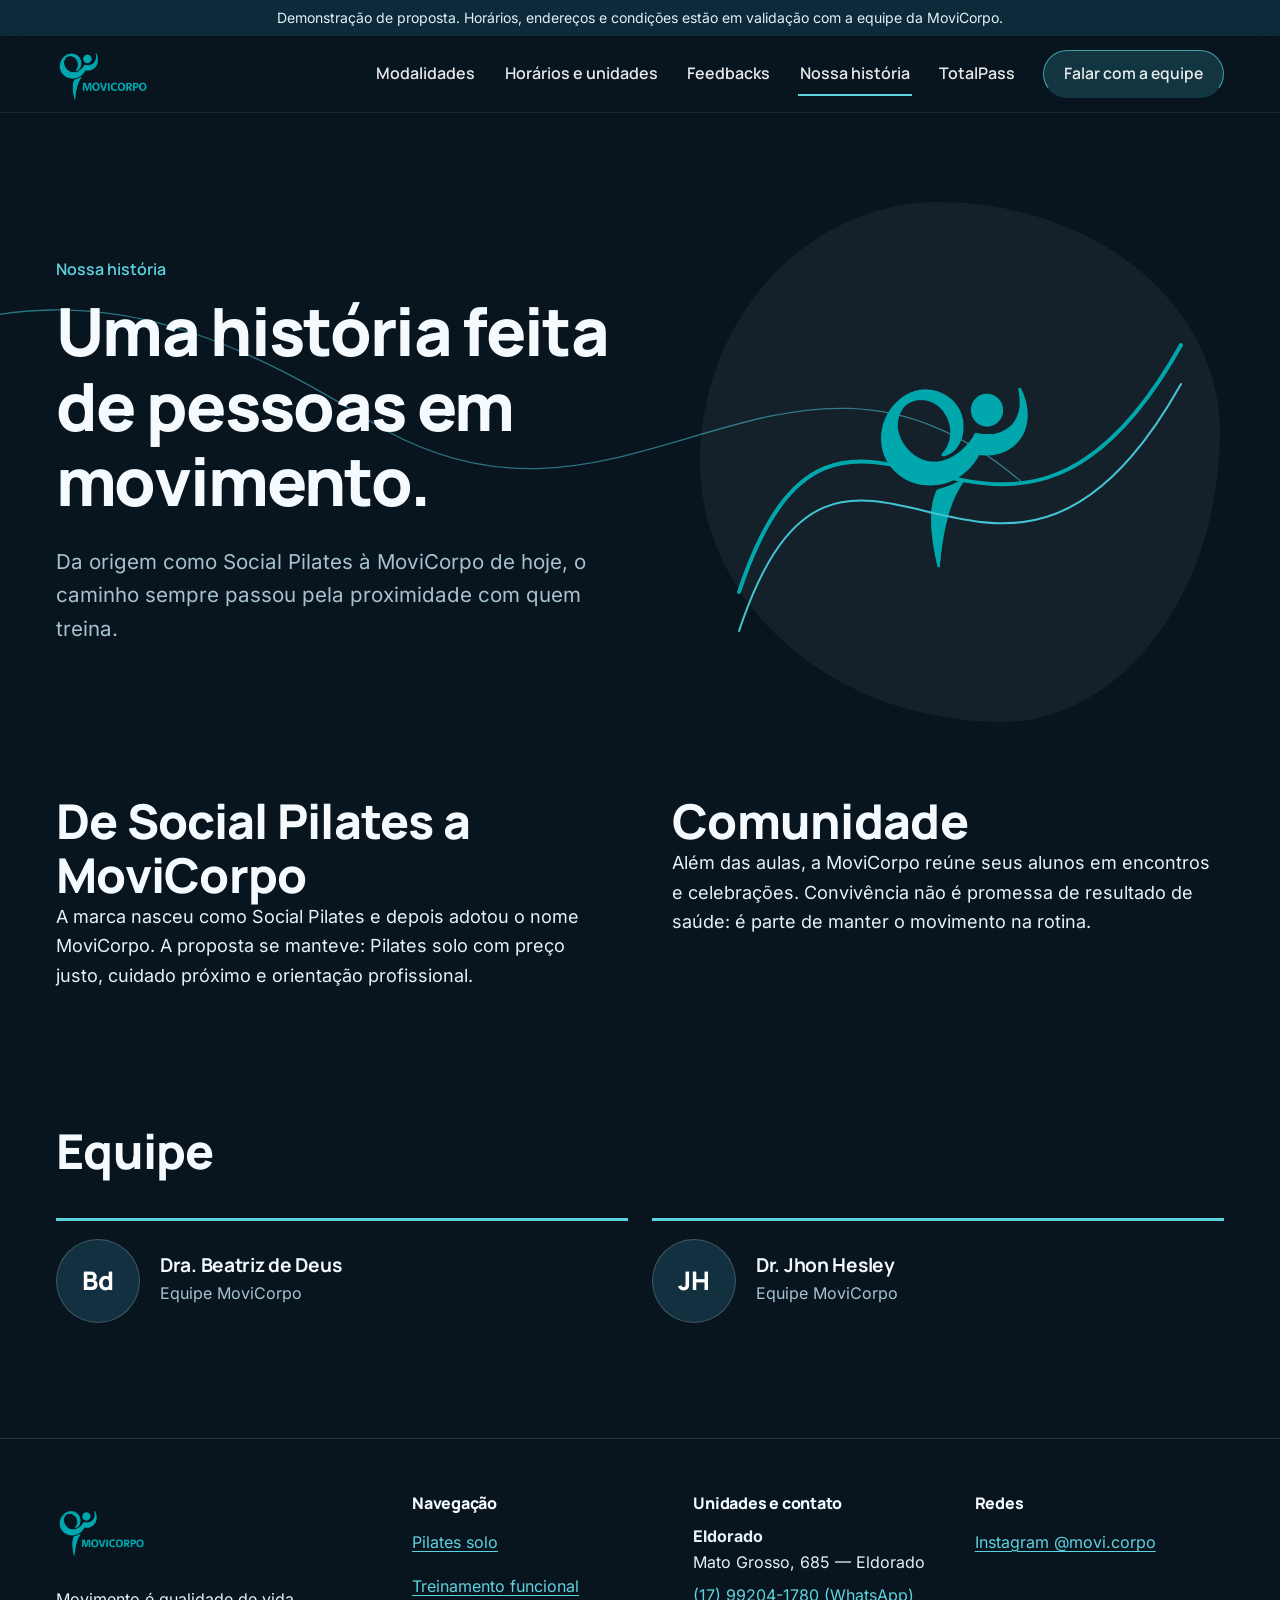
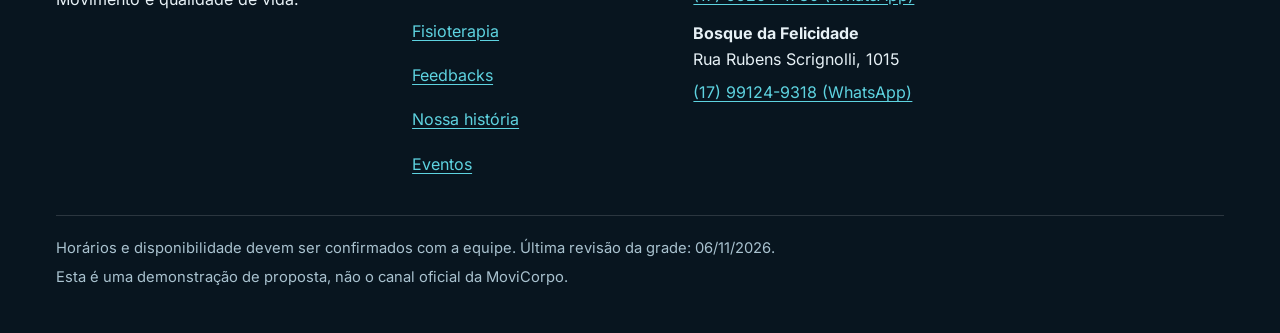
<file: nossa-historia/index.html>
<!doctype html>
<html lang="pt-BR">
<head>
<meta charset="utf-8">
<meta name="viewport" content="width=device-width,initial-scale=1">
<title>Nossa história e equipe | MoviCorpo</title>
<meta name="description" content="A MoviCorpo nasceu como Social Pilates e hoje reúne Pilates solo, funcional e fisioterapia em São José do Rio Preto. Conheça a história e a equipe.">
<meta name="robots" content="noindex, nofollow"><!-- DEMONSTRAÇÃO: remover na publicação aprovada -->
<meta property="og:type" content="website"><meta property="og:locale" content="pt_BR">
<meta property="og:title" content="Nossa história e equipe | MoviCorpo"><meta property="og:description" content="A MoviCorpo nasceu como Social Pilates e hoje reúne Pilates solo, funcional e fisioterapia em São José do Rio Preto. Conheça a história e a equipe.">
<meta property="og:image" content="../assets/og.png">
<meta name="theme-color" content="#08151F">
<link rel="icon" href="../assets/favicon.png" type="image/png">
<link rel="apple-touch-icon" href="../assets/icon-192.png">
<link rel="preload" href="../assets/fonts/manrope.woff2" as="font" type="font/woff2" crossorigin>
<link rel="stylesheet" href="../css/site.css">
</head>
<body data-pagina="historia" data-raiz="../">
<main id="principal">
<section class="pag-topo"><div data-render="traco" data-y="20%" data-flip></div><div class="wrap hero" style="padding:0"><div class="entra"><p class="sobre">Nossa história</p><h1>Uma história feita de pessoas em movimento.</h1><p class="lead">Da origem como Social Pilates à MoviCorpo de hoje, o caminho sempre passou pela proximidade com quem treina.</p></div><div data-render="arte" data-arte="2" data-foto="historia" data-anima></div></div></section>
<section class="sec" style="padding-top:24px"><div class="wrap col2"><div><h2>De Social Pilates a MoviCorpo</h2><p>A marca nasceu como Social Pilates e depois adotou o nome MoviCorpo. A proposta se manteve: Pilates solo com preço justo, cuidado próximo e orientação profissional.</p></div>
<div><h2>Comunidade</h2><p>Além das aulas, a MoviCorpo reúne seus alunos em encontros e celebrações. Convivência não é promessa de resultado de saúde: é parte de manter o movimento na rotina.</p></div></div></section>
<section class="sec" style="padding-top:0"><div class="wrap"><h2 class="sec-titulo">Equipe</h2><div data-render="equipe"></div></div></section>
<section class="sec" id="comunidade" data-render="galeria" style="padding-top:0"><div class="wrap"><h2>Aulas, encontros e celebrações</h2><div data-slot></div></div></section>
</main>
<script src="../conteudo/dados.js"></script>
<script src="../js/site.js"></script>
</body>
</html>
</file>
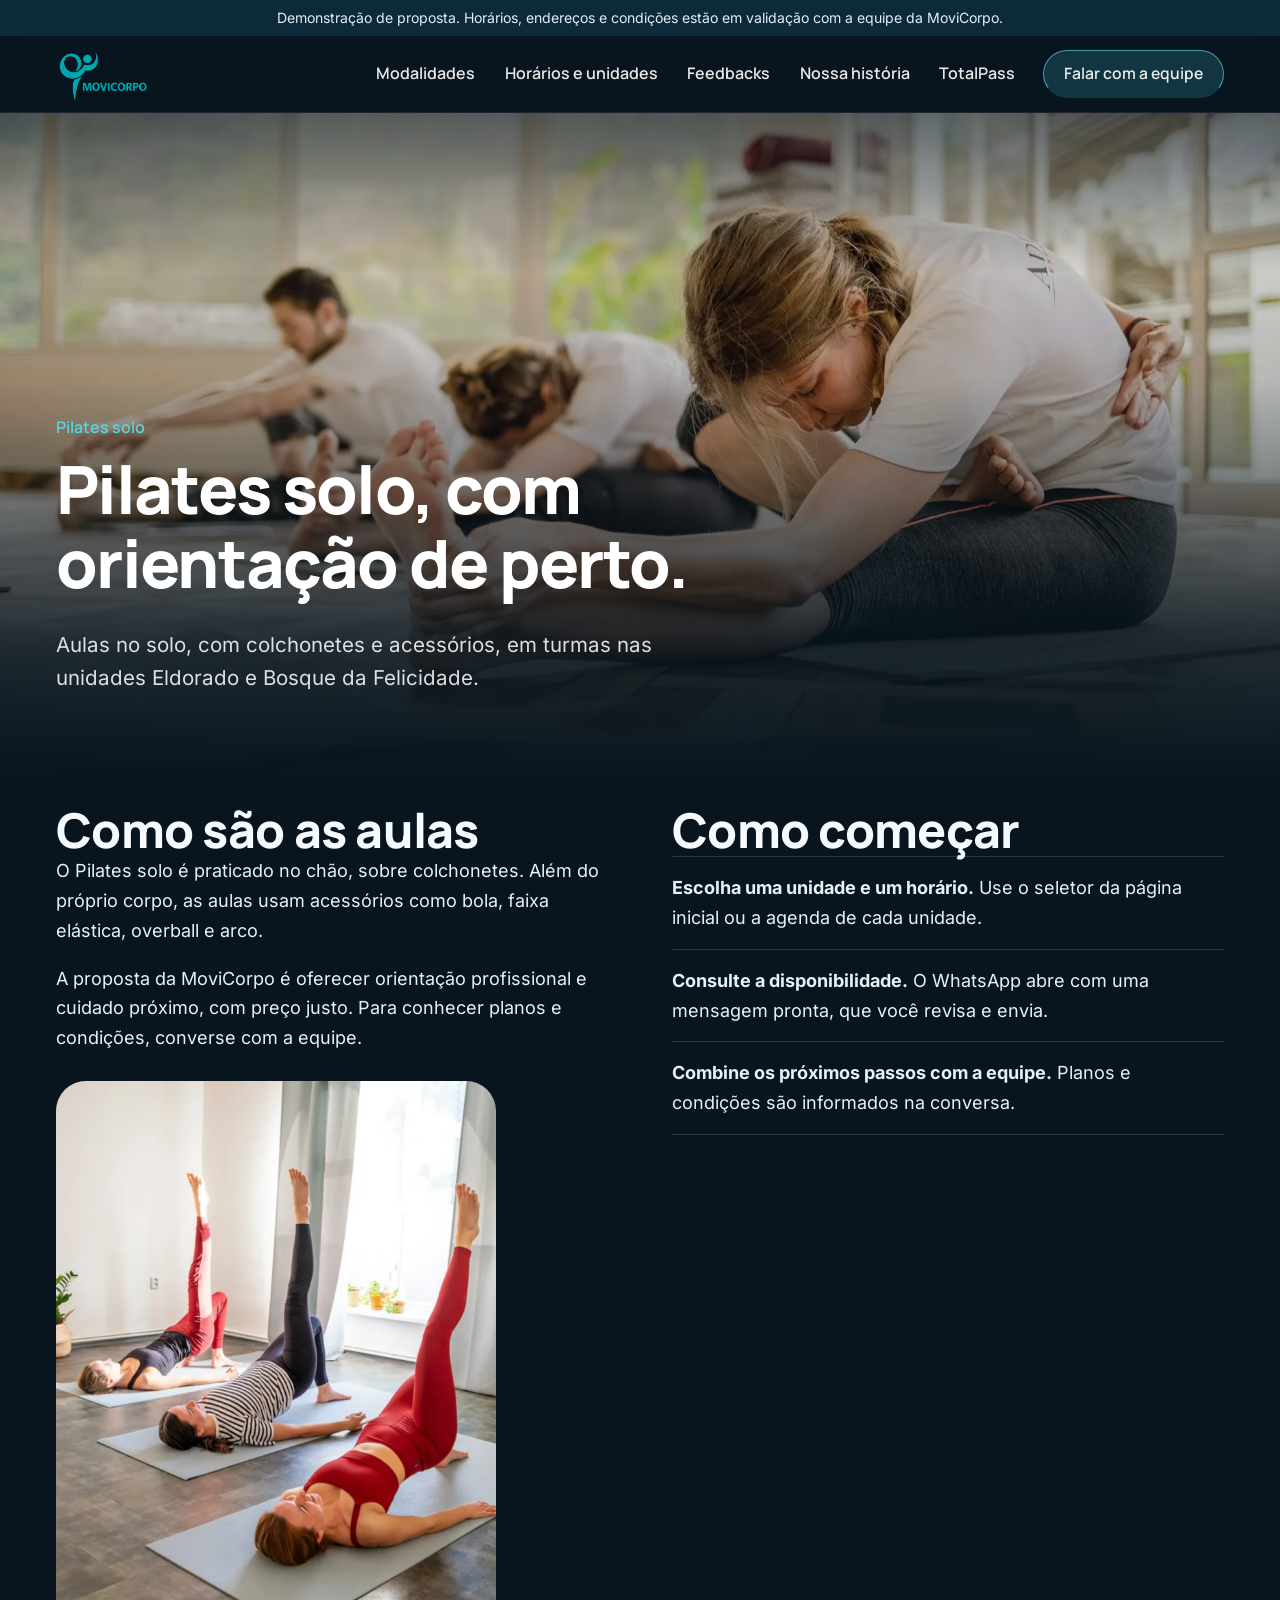
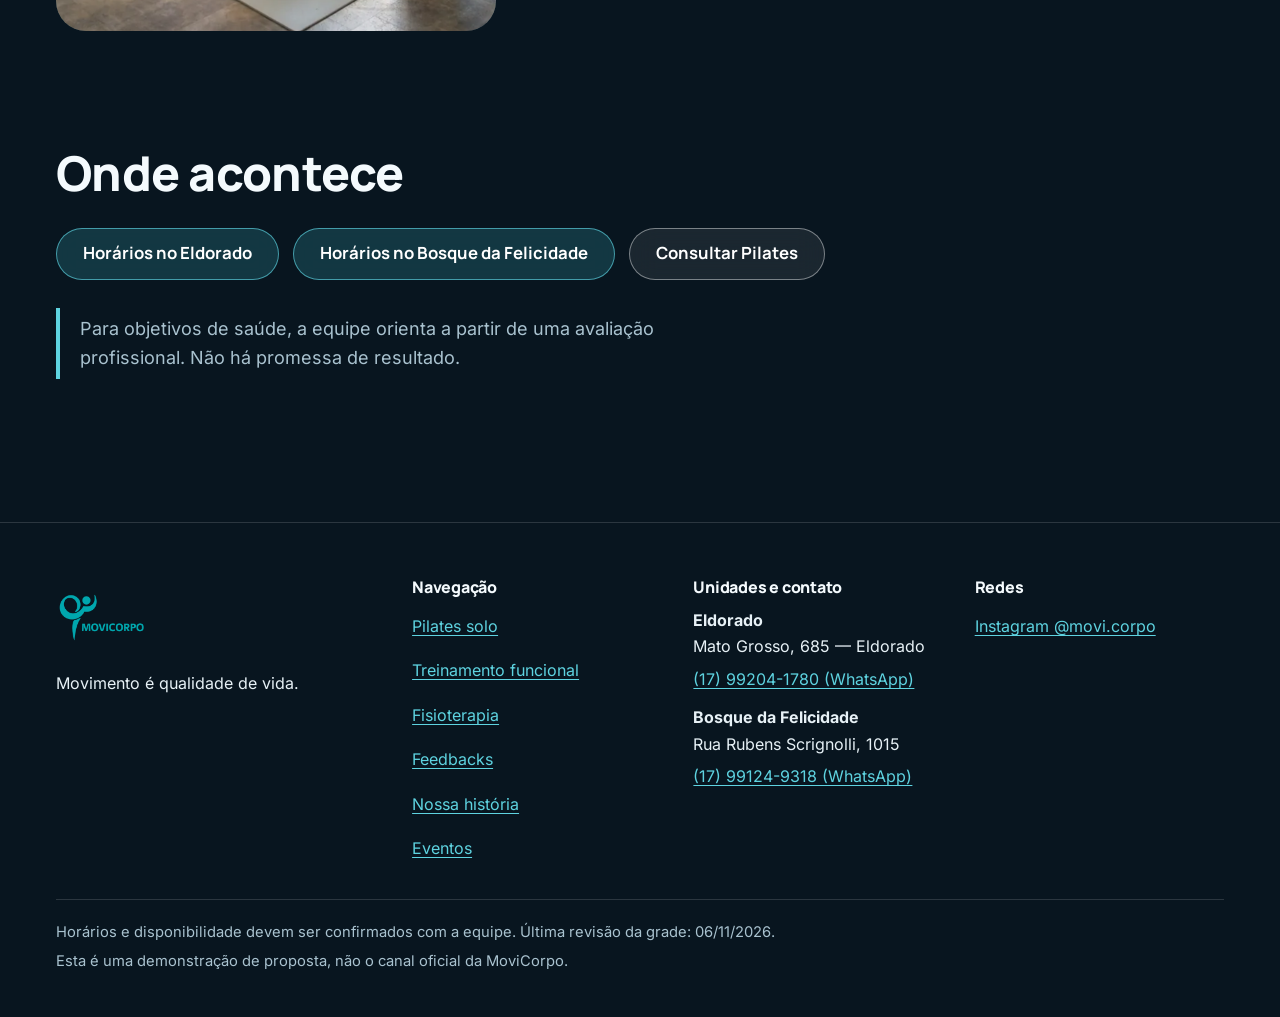
<file: pilates-solo/index.html>
<!doctype html>
<html lang="pt-BR">
<head>
<meta charset="utf-8">
<meta name="viewport" content="width=device-width,initial-scale=1">
<title>Pilates solo em São José do Rio Preto | MoviCorpo</title>
<meta name="description" content="Aulas de Pilates solo com colchonetes e acessórios, nas unidades Eldorado e Bosque da Felicidade, em São José do Rio Preto. Consulte horários com a equipe.">
<meta name="robots" content="noindex, nofollow"><!-- DEMONSTRAÇÃO: remover na publicação aprovada -->
<meta property="og:type" content="website"><meta property="og:locale" content="pt_BR">
<meta property="og:title" content="Pilates solo em São José do Rio Preto | MoviCorpo"><meta property="og:description" content="Aulas de Pilates solo com colchonetes e acessórios, nas unidades Eldorado e Bosque da Felicidade, em São José do Rio Preto. Consulte horários com a equipe.">
<meta property="og:image" content="../assets/og.png">
<meta name="theme-color" content="#08151F">
<link rel="icon" href="../assets/favicon.png" type="image/png">
<link rel="apple-touch-icon" href="../assets/icon-192.png">
<link rel="preload" href="../assets/fonts/manrope.woff2" as="font" type="font/woff2" crossorigin>
<link rel="stylesheet" href="../css/site.css">
</head>
<body data-pagina="pilates" data-raiz="../">
<main id="principal">
<section class="pag-topo"><div data-render="traco" data-y="20%" data-flip></div><div class="wrap hero" style="padding:0"><div class="entra"><p class="sobre">Pilates solo</p><h1>Pilates solo, com orientação de perto.</h1><p class="lead">Aulas no solo, com colchonetes e acessórios, em turmas nas unidades Eldorado e Bosque da Felicidade.</p></div><div data-render="arte" data-arte="0" data-foto="pilates" data-anima></div></div></section>
<section class="sec" style="padding-top:24px"><div class="wrap col2">
<div><h2>Como são as aulas</h2><p>O Pilates solo é praticado no chão, sobre colchonetes. Além do próprio corpo, as aulas usam acessórios como bola, faixa elástica, overball e arco.</p><p>A proposta da MoviCorpo é oferecer orientação profissional e cuidado próximo, com preço justo. Para conhecer planos e condições, converse com a equipe.</p><div data-render="foto" data-img="pilates1" data-ar="4/5" style="max-width:440px;margin-top:28px"></div></div>
<div><h2>Como começar</h2><ol class="lista-limpa"><li><strong>Escolha uma unidade e um horário.</strong> Use o seletor da página inicial ou a agenda de cada unidade.</li><li><strong>Consulte a disponibilidade.</strong> O WhatsApp abre com uma mensagem pronta, que você revisa e envia.</li><li><strong>Combine os próximos passos com a equipe.</strong> Planos e condições são informados na conversa.</li></ol></div></div></section>
<section class="sec" style="padding-top:0"><div class="wrap"><h2 class="sec-titulo">Onde acontece</h2><div class="btn-linha"><a class="btn" href="../unidades/eldorado/">Horários no Eldorado</a><a class="btn" href="../unidades/bosque-da-felicidade/">Horários no Bosque da Felicidade</a><span data-render="wapp" data-msg="Olá! Vim pelo site e gostaria de saber sobre as aulas de Pilates solo. Quais unidades e horários estão disponíveis? Gostaria de conhecer os planos e as condições." data-rotulo="Consultar Pilates" data-classe="btn sec2" data-medir="pilates-pagina"></span></div><p class="cuidado">Para objetivos de saúde, a equipe orienta a partir de uma avaliação profissional. Não há promessa de resultado.</p></div></section>
</main>
<script src="../conteudo/dados.js"></script>
<script src="../js/site.js"></script>
</body>
</html>
</file>
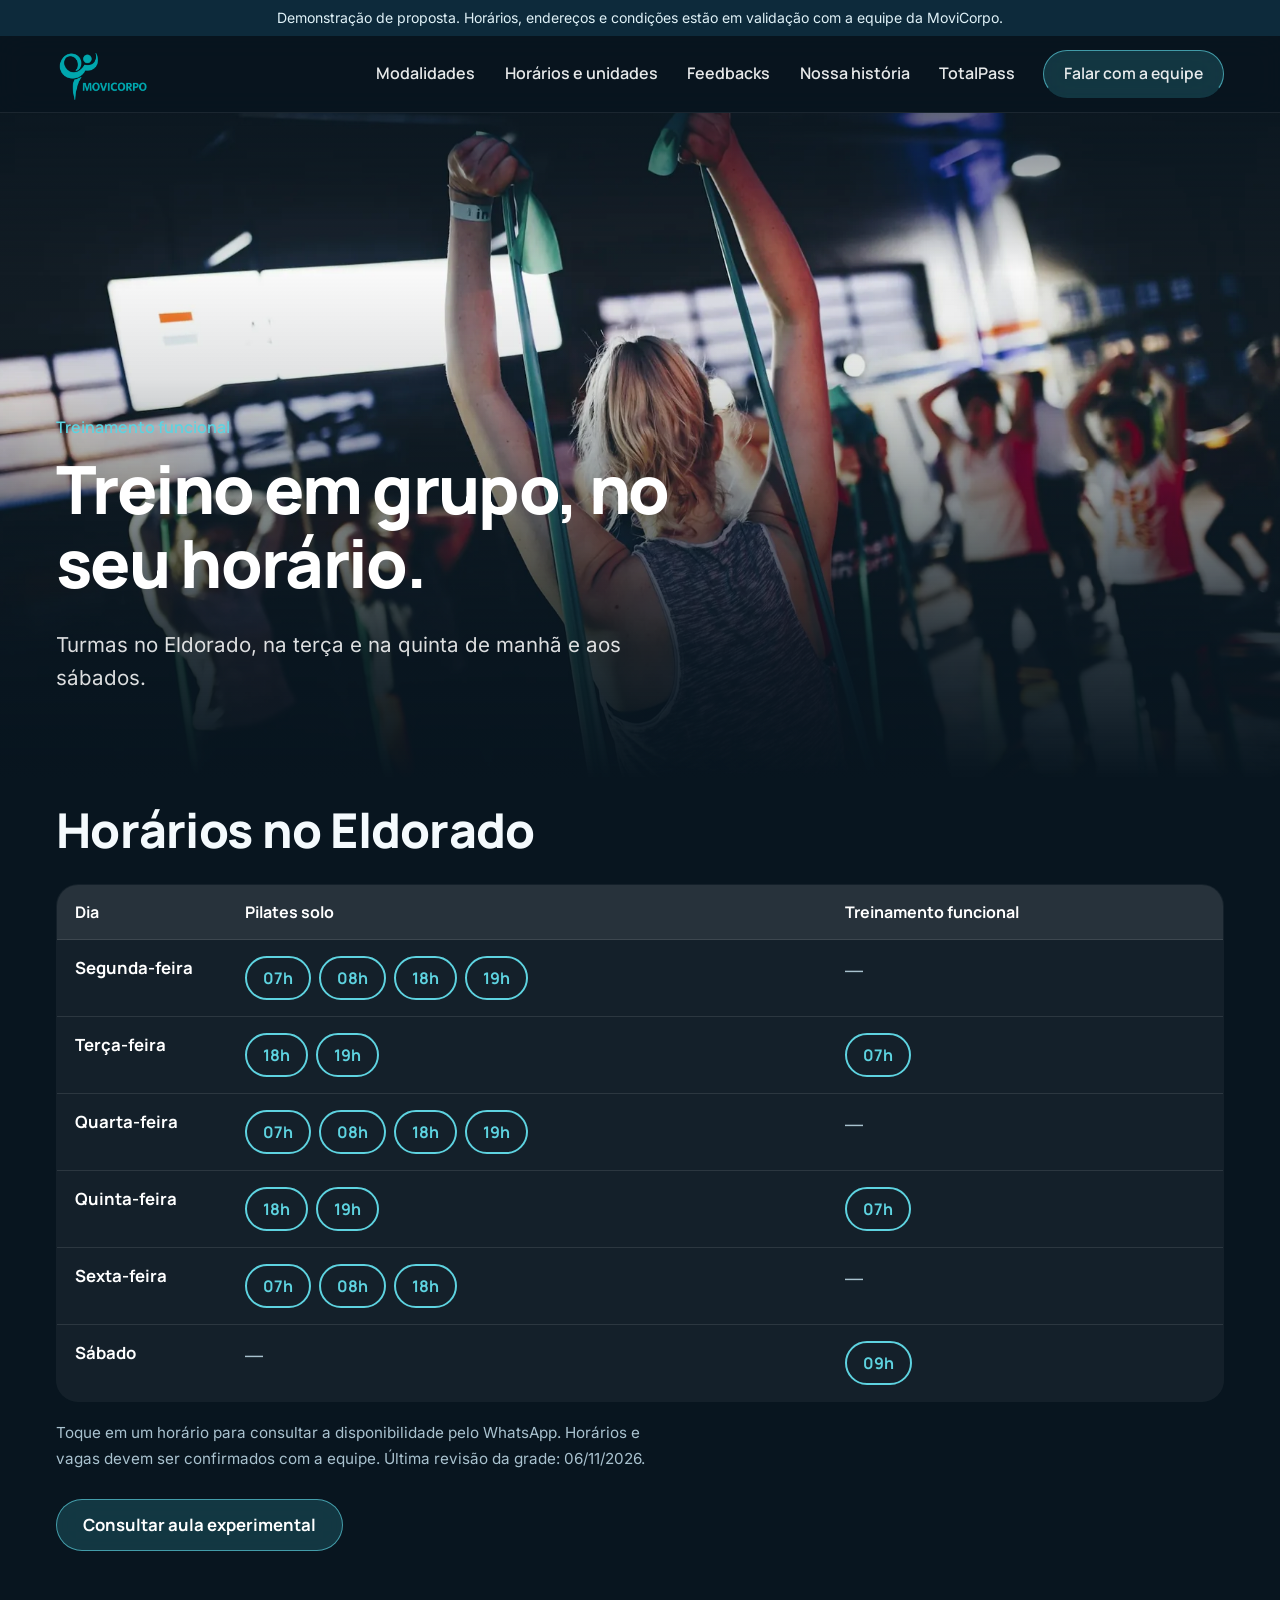
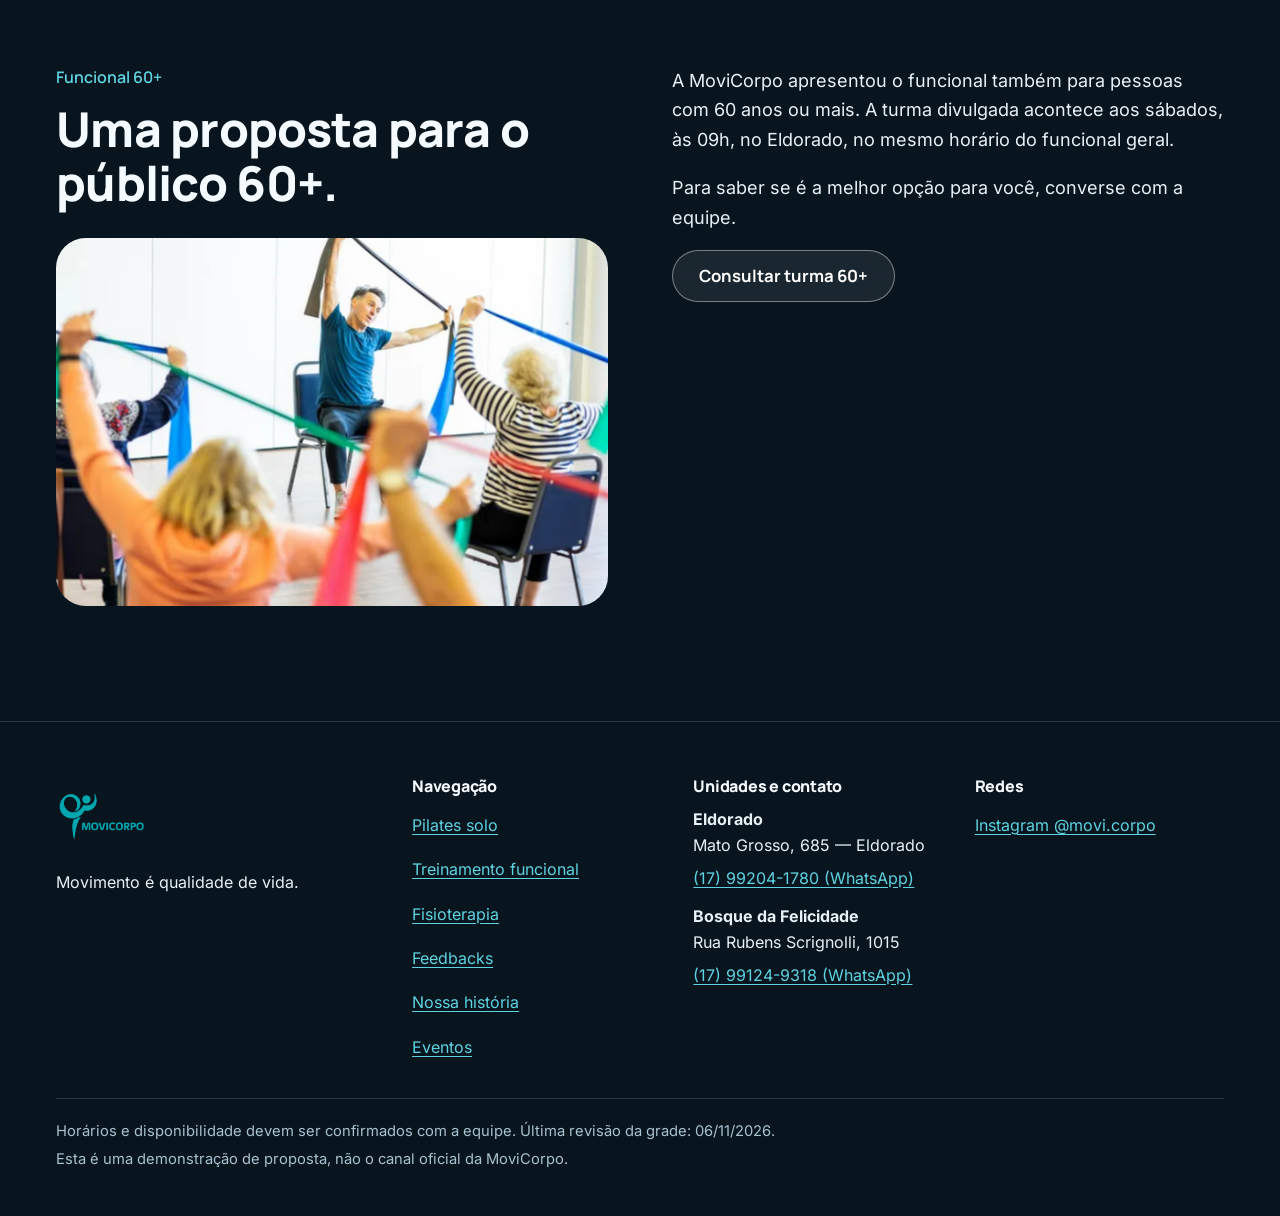
<file: treinamento-funcional/index.html>
<!doctype html>
<html lang="pt-BR">
<head>
<meta charset="utf-8">
<meta name="viewport" content="width=device-width,initial-scale=1">
<title>Treinamento funcional no Eldorado | MoviCorpo</title>
<meta name="description" content="Treinamento funcional em grupo no Eldorado, em São José do Rio Preto, com turmas de manhã e aos sábados. Consulte a aula experimental com a equipe.">
<meta name="robots" content="noindex, nofollow"><!-- DEMONSTRAÇÃO: remover na publicação aprovada -->
<meta property="og:type" content="website"><meta property="og:locale" content="pt_BR">
<meta property="og:title" content="Treinamento funcional no Eldorado | MoviCorpo"><meta property="og:description" content="Treinamento funcional em grupo no Eldorado, em São José do Rio Preto, com turmas de manhã e aos sábados. Consulte a aula experimental com a equipe.">
<meta property="og:image" content="../assets/og.png">
<meta name="theme-color" content="#08151F">
<link rel="icon" href="../assets/favicon.png" type="image/png">
<link rel="apple-touch-icon" href="../assets/icon-192.png">
<link rel="preload" href="../assets/fonts/manrope.woff2" as="font" type="font/woff2" crossorigin>
<link rel="stylesheet" href="../css/site.css">
</head>
<body data-pagina="funcional" data-raiz="../">
<main id="principal">
<section class="pag-topo"><div data-render="traco" data-y="20%" data-flip></div><div class="wrap hero" style="padding:0"><div class="entra"><p class="sobre">Treinamento funcional</p><h1>Treino em grupo, no seu horário.</h1><p class="lead">Turmas no Eldorado, na terça e na quinta de manhã e aos sábados.</p></div><div data-render="arte" data-arte="1" data-foto="funcional" data-anima></div></div></section>
<section class="sec" style="padding-top:24px"><div class="wrap"><h2 class="sec-titulo">Horários no Eldorado</h2><div data-render="agenda" data-unidade="eldorado" style="margin-top:28px"></div>
<div class="btn-linha"><span data-render="wapp" data-msg="Olá! Vim pelo site e gostaria de saber sobre o treinamento funcional no Eldorado. Há disponibilidade? Gostaria de consultar a aula experimental." data-rotulo="Consultar aula experimental" data-classe="btn" data-medir="funcional-pagina"></span></div></div></section>
<section class="sec" id="mais-60" style="padding-top:0"><div class="wrap col2"><div><p class="sobre">Funcional 60+</p><h2>Uma proposta para o público 60+.</h2><div data-render="foto" data-img="mais60b" data-ar="3/2" style="margin-top:28px"></div></div><div><p>A MoviCorpo apresentou o funcional também para pessoas com 60 anos ou mais. A turma divulgada acontece aos sábados, às 09h, no Eldorado, no mesmo horário do funcional geral.</p><p>Para saber se é a melhor opção para você, converse com a equipe.</p><span data-render="wapp" data-msg="Olá! Vim pelo site e gostaria de saber sobre o funcional para o público 60+, aos sábados às 09h no Eldorado. Há disponibilidade?" data-rotulo="Consultar turma 60+" data-classe="btn sec2" data-medir="mais60"></span></div></div></section>
</main>
<script src="../conteudo/dados.js"></script>
<script src="../js/site.js"></script>
</body>
</html>
</file>
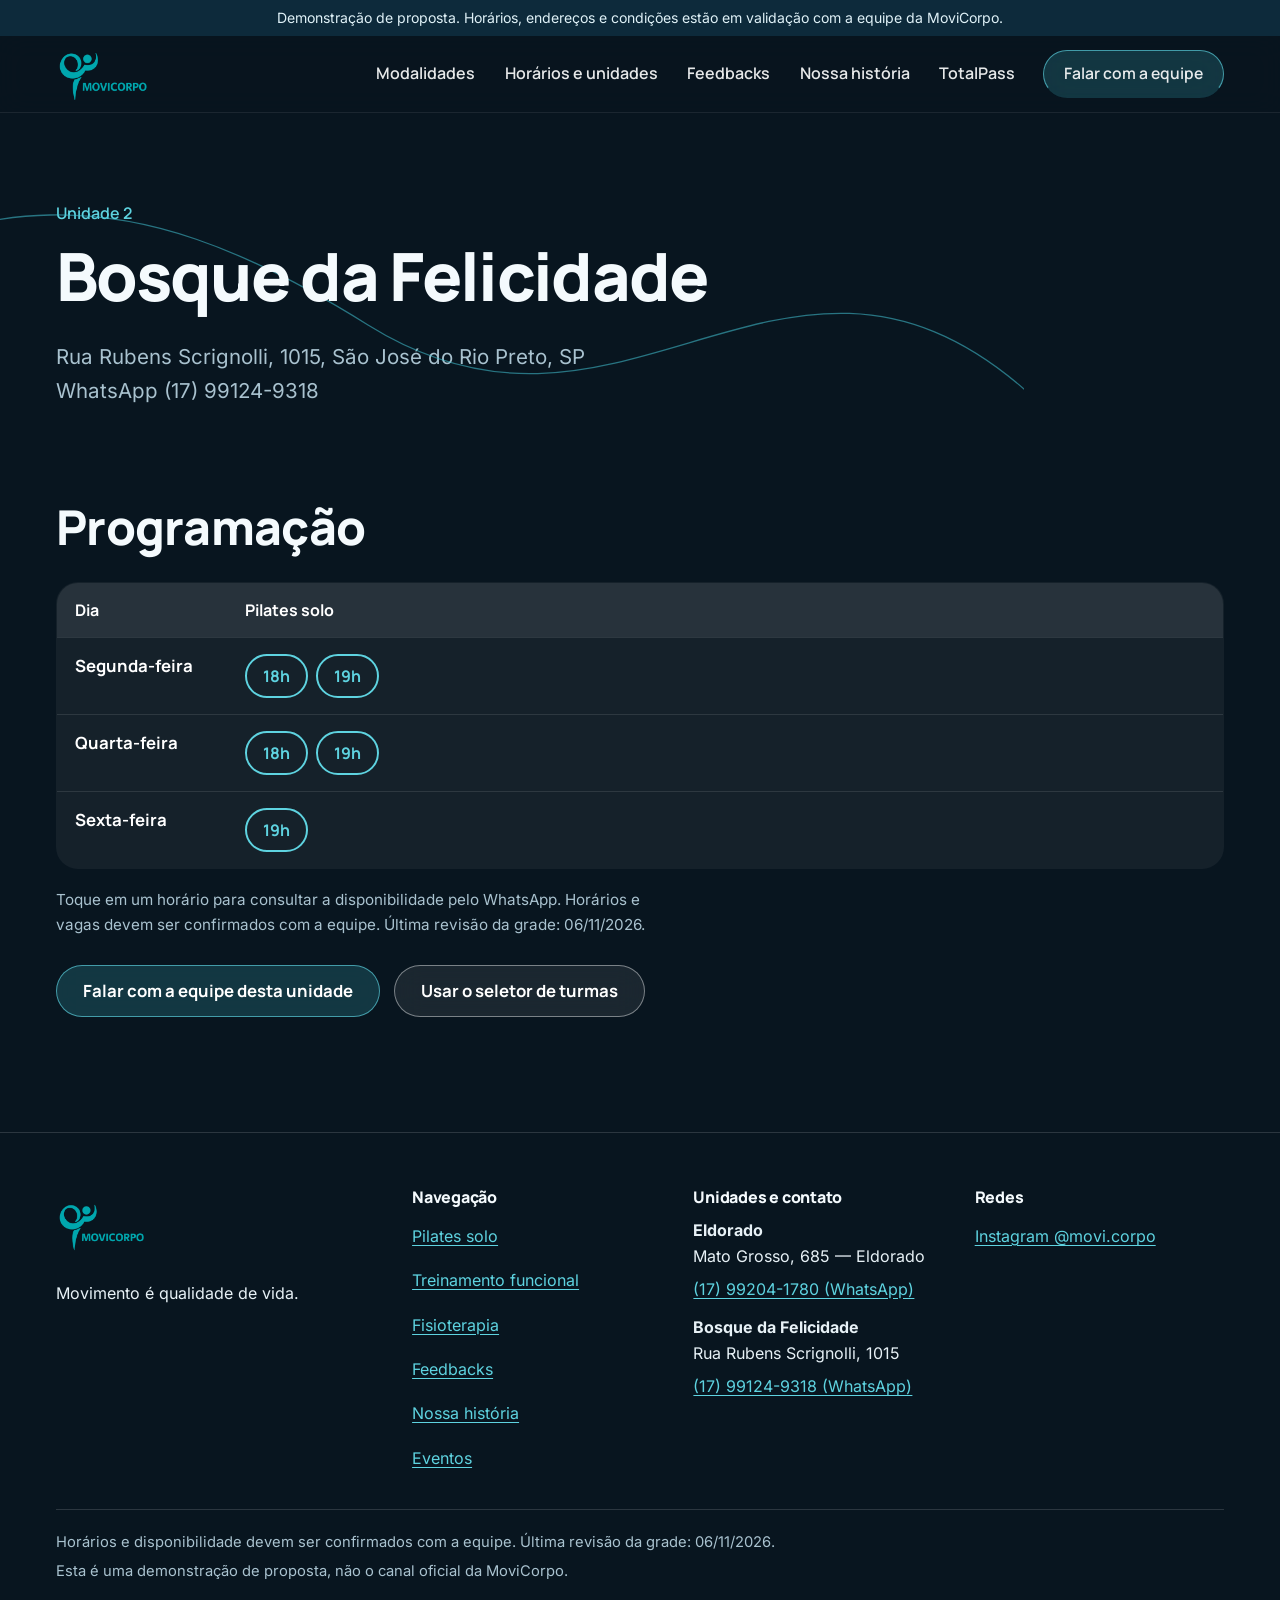
<file: unidades/bosque-da-felicidade/index.html>
<!doctype html>
<html lang="pt-BR">
<head>
<meta charset="utf-8">
<meta name="viewport" content="width=device-width,initial-scale=1">
<title>MoviCorpo Bosque da Felicidade: horários e contato | MoviCorpo</title>
<meta name="description" content="Horários publicados, endereço e WhatsApp da unidade Bosque da Felicidade da MoviCorpo, em São José do Rio Preto.">
<meta name="robots" content="noindex, nofollow"><!-- DEMONSTRAÇÃO: remover na publicação aprovada -->
<meta property="og:type" content="website"><meta property="og:locale" content="pt_BR">
<meta property="og:title" content="MoviCorpo Bosque da Felicidade: horários e contato | MoviCorpo"><meta property="og:description" content="Horários publicados, endereço e WhatsApp da unidade Bosque da Felicidade da MoviCorpo, em São José do Rio Preto.">
<meta property="og:image" content="../../assets/og.png">
<meta name="theme-color" content="#08151F">
<link rel="icon" href="../../assets/favicon.png" type="image/png">
<link rel="apple-touch-icon" href="../../assets/icon-192.png">
<link rel="preload" href="../../assets/fonts/manrope.woff2" as="font" type="font/woff2" crossorigin>
<link rel="stylesheet" href="../../css/site.css">
</head>
<body data-pagina="unidade-bosque-da-felicidade" data-raiz="../../">
<main id="principal">
<section class="pag-topo"><div data-render="traco" data-y="10%" data-flip></div><div class="wrap"><p class="sobre">Unidade 2</p><h1>Bosque da Felicidade</h1><div data-render="endereco" data-unidade="bosque-da-felicidade"></div></div></section>
<section class="sec" style="padding-top:24px"><div class="wrap"><h2 class="sec-titulo">Programação</h2><div data-render="agenda" data-unidade="bosque-da-felicidade" style="margin-top:28px"></div>
<div class="btn-linha"><span data-render="wapp" data-und="bosque-da-felicidade" data-msg="Olá! Vim pelo site e gostaria de falar com a equipe da unidade Bosque da Felicidade." data-rotulo="Falar com a equipe desta unidade" data-classe="btn" data-medir="unidade-contato"></span><a class="btn sec2" href="../../#turmas">Usar o seletor de turmas</a></div></div></section>
</main>
<script src="../../conteudo/dados.js"></script>
<script src="../../js/site.js"></script>
</body>
</html>
</file>
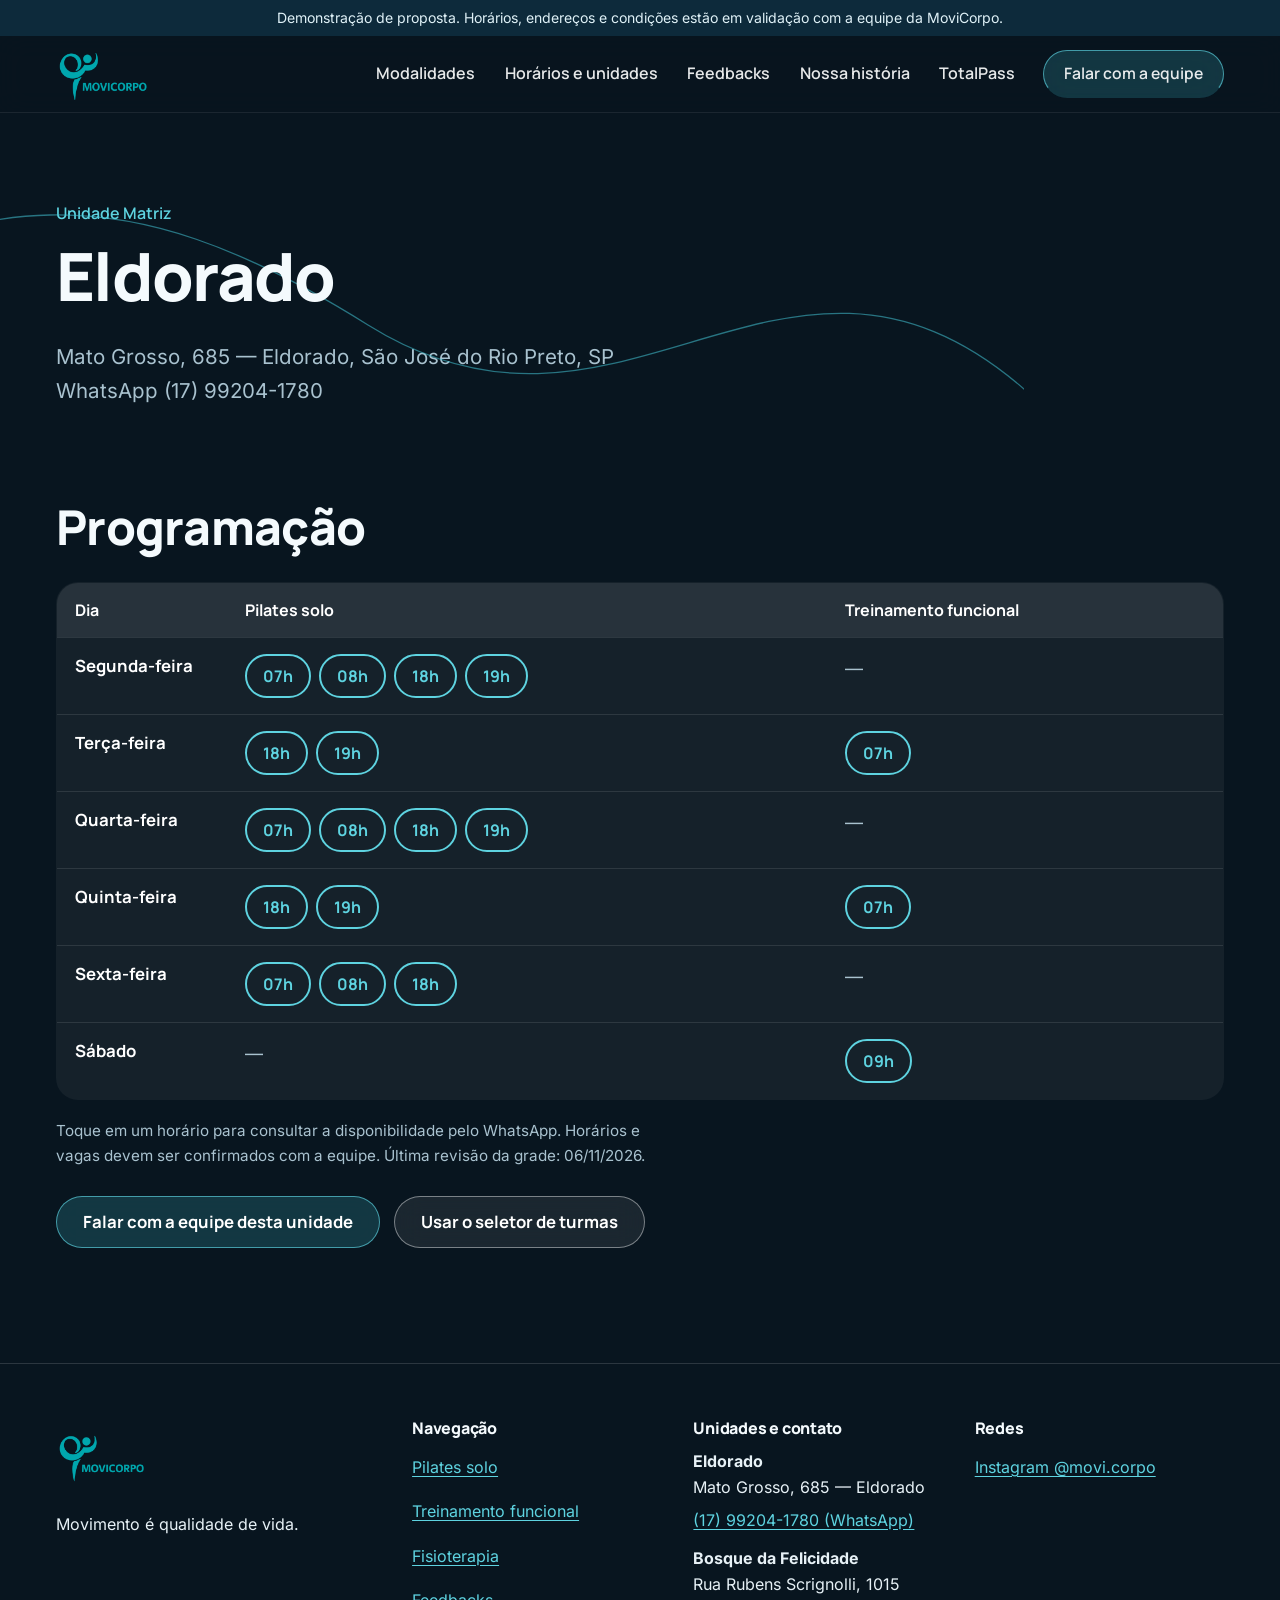
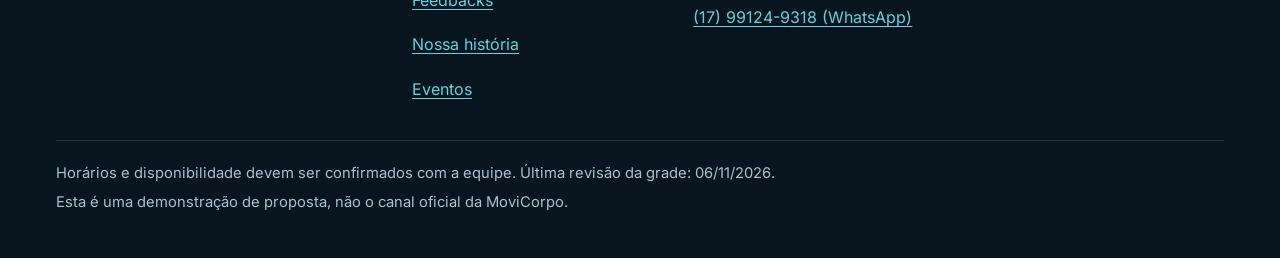
<file: unidades/eldorado/index.html>
<!doctype html>
<html lang="pt-BR">
<head>
<meta charset="utf-8">
<meta name="viewport" content="width=device-width,initial-scale=1">
<title>MoviCorpo Eldorado: horários e contato | MoviCorpo</title>
<meta name="description" content="Horários publicados, endereço e WhatsApp da unidade Eldorado da MoviCorpo, em São José do Rio Preto.">
<meta name="robots" content="noindex, nofollow"><!-- DEMONSTRAÇÃO: remover na publicação aprovada -->
<meta property="og:type" content="website"><meta property="og:locale" content="pt_BR">
<meta property="og:title" content="MoviCorpo Eldorado: horários e contato | MoviCorpo"><meta property="og:description" content="Horários publicados, endereço e WhatsApp da unidade Eldorado da MoviCorpo, em São José do Rio Preto.">
<meta property="og:image" content="../../assets/og.png">
<meta name="theme-color" content="#08151F">
<link rel="icon" href="../../assets/favicon.png" type="image/png">
<link rel="apple-touch-icon" href="../../assets/icon-192.png">
<link rel="preload" href="../../assets/fonts/manrope.woff2" as="font" type="font/woff2" crossorigin>
<link rel="stylesheet" href="../../css/site.css">
</head>
<body data-pagina="unidade-eldorado" data-raiz="../../">
<main id="principal">
<section class="pag-topo"><div data-render="traco" data-y="10%" data-flip></div><div class="wrap"><p class="sobre">Unidade Matriz</p><h1>Eldorado</h1><div data-render="endereco" data-unidade="eldorado"></div></div></section>
<section class="sec" style="padding-top:24px"><div class="wrap"><h2 class="sec-titulo">Programação</h2><div data-render="agenda" data-unidade="eldorado" style="margin-top:28px"></div>
<div class="btn-linha"><span data-render="wapp" data-und="eldorado" data-msg="Olá! Vim pelo site e gostaria de falar com a equipe da unidade Eldorado." data-rotulo="Falar com a equipe desta unidade" data-classe="btn" data-medir="unidade-contato"></span><a class="btn sec2" href="../../#turmas">Usar o seletor de turmas</a></div></div></section>
</main>
<script src="../../conteudo/dados.js"></script>
<script src="../../js/site.js"></script>
</body>
</html>
</file>
<file: css/site.css>
/* MoviCorpo — demonstração. Fontes locais (sem Google Fonts, sem rastreio). */
@font-face{font-family:"Manrope";src:url("../assets/fonts/manrope.woff2") format("woff2");font-weight:200 800;font-display:swap}
@font-face{font-family:"Inter";src:url("../assets/fonts/inter.woff2") format("woff2");font-weight:100 900;font-display:swap}

:root{
  --azul-fundo:#123B56;      /* azul profundo */
  --azul:#087FBC;            /* decorativo e textos grandes */
  --azul-acao:#0A6AA0;       /* botões/links (contraste AA com branco) */
  --ciano:#42C4D3;           /* acento, nunca texto pequeno sobre branco */
  --marca:#00A8AE;           /* cor do logotipo, só em elementos gráficos */
  --gelo:#F5FAFC;
  --gelo-2:#E6F2F7;
  --texto:#173449;
  --texto-suave:#3D5A6E;
  --linha:#CFE1EA;
  --branco:#fff;
  --raio:22px;
  --f-titulo:"Manrope",system-ui,sans-serif;
  --f-corpo:"Inter",system-ui,sans-serif;
  --pad:clamp(20px,5vw,56px);
  --max:1200px;
  --barra:0px;
}
*{box-sizing:border-box}
html{scroll-behavior:smooth;-webkit-text-size-adjust:100%}
body{margin:0;background:var(--gelo);color:var(--texto);font:400 1.125rem/1.65 var(--f-corpo);padding-bottom:var(--barra);overflow-x:hidden}
img,svg{max-width:100%;display:block}
a{color:var(--azul-acao);text-underline-offset:3px}
h1,h2,h3{font-family:var(--f-titulo);line-height:1.12;margin:0;letter-spacing:-.015em;color:var(--azul-fundo)}
h1{font-weight:800;font-size:clamp(2.5rem,6.6vw,5.4rem);letter-spacing:-.025em}
h2{font-weight:800;font-size:clamp(1.9rem,4vw,3rem)}
h3{font-weight:700;font-size:1.3rem}
p{margin:0 0 1em;max-width:62ch}
:focus-visible{outline:3px solid var(--azul-fundo);outline-offset:3px;border-radius:6px}
.so-leitor{position:absolute;width:1px;height:1px;overflow:hidden;clip:rect(0 0 0 0);white-space:nowrap}
.pular{position:absolute;left:12px;top:-60px;background:var(--azul-fundo);color:#fff;padding:12px 18px;border-radius:10px;z-index:100}
.pular:focus{top:12px}
.wrap{width:min(100% - 2*var(--pad),var(--max));margin-inline:auto}
section{position:relative}
.sec{padding-block:clamp(56px,9vw,120px)}
.sec-titulo{max-width:20ch;margin-bottom:.4em}
.sobre{font:600 1rem/1.4 var(--f-titulo);color:var(--azul-acao);margin:0 0 14px}
.lead{font-size:clamp(1.12rem,1.6vw,1.3rem);color:var(--texto-suave)}

/* faixa demo */
.demo{background:var(--azul-fundo);color:#dff1f7;font-size:.88rem;line-height:1.4;padding:8px var(--pad);text-align:center}

/* cabeçalho */
.topo{position:sticky;top:0;z-index:40;background:rgba(245,250,252,.94);backdrop-filter:blur(6px);border-bottom:1px solid var(--linha)}
.topo .wrap{display:flex;align-items:center;gap:24px;min-height:76px}
.logo img{height:62px;width:auto}
.nav{display:flex;gap:clamp(14px,2vw,30px);margin-left:auto;align-items:center}
.nav a{white-space:nowrap;font:600 1rem var(--f-titulo);color:var(--azul-fundo);text-decoration:none;padding:10px 2px;border-bottom:2px solid transparent}
.nav a:hover,.nav a[aria-current="page"]{border-bottom-color:var(--ciano)}
.menu-btn{display:none;margin-left:auto;min-height:48px;padding:0 18px;border-radius:999px;border:2px solid var(--azul-fundo);background:transparent;color:var(--azul-fundo);font:700 1rem var(--f-titulo);cursor:pointer}

/* botões */
.btn{display:inline-flex;align-items:center;justify-content:center;gap:10px;min-height:52px;padding:12px 26px;border-radius:999px;border:2px solid var(--azul-acao);background:var(--azul-acao);color:#fff;font:700 1.05rem/1.2 var(--f-titulo);text-decoration:none;cursor:pointer;transition:background .2s,color .2s,transform .2s}
.btn:hover{background:var(--azul-fundo);border-color:var(--azul-fundo)}
.btn.sec2{background:transparent;color:var(--azul-fundo);border-color:var(--azul-fundo)}
.btn.sec2:hover{background:var(--azul-fundo);color:#fff}
.btn.claro{background:#fff;color:var(--azul-fundo);border-color:#fff}
.btn.claro:hover{background:var(--ciano);border-color:var(--ciano)}
.btn.pq{min-height:48px;padding:8px 20px;font-size:.98rem}
.btn-linha{display:flex;flex-wrap:wrap;gap:14px;margin-top:28px}
.link-seta{font-weight:700;font-family:var(--f-titulo)}

/* hero */
.hero{padding-block:clamp(36px,6vw,84px) clamp(48px,7vw,96px)}
.hero .wrap,.wrap.hero{display:grid;grid-template-columns:minmax(0,1.05fr) minmax(0,.95fr);gap:clamp(24px,5vw,72px);align-items:center}
.hero h1{max-width:11ch;margin-bottom:.35em}
.hero .lead{max-width:50ch}
.arte{position:relative;aspect-ratio:800/700;width:100%;will-change:transform}
.arte svg{width:100%;height:100%;overflow:visible}
.arte .foto{position:absolute;inset:0;object-fit:cover;width:100%;height:100%}
.tr{fill:none;stroke:var(--marca);stroke-width:2.6;stroke-linecap:round}
.tr.claro{stroke:#fff}
.tr.fino{stroke-width:1.6}
.desenha{stroke-dasharray:1400;stroke-dashoffset:1400;animation:desenha 2.4s .3s cubic-bezier(.5,0,.2,1) forwards}
@keyframes desenha{to{stroke-dashoffset:0}}
.entra>*{opacity:0;transform:translateY(14px);animation:entra .7s cubic-bezier(.2,.7,.2,1) forwards}
.entra>*:nth-child(2){animation-delay:.1s}.entra>*:nth-child(3){animation-delay:.2s}.entra>*:nth-child(4){animation-delay:.3s}
@keyframes entra{to{opacity:1;transform:none}}
.rev{opacity:0;transform:translateY(28px);transition:opacity .8s ease,transform .9s cubic-bezier(.2,.7,.2,1)}
.rev.in{opacity:1;transform:none}

/* traço decorativo (fundo contínuo, sem trocar a cor das seções) */
.traco-fundo{position:absolute;inset:0;pointer-events:none;overflow:hidden;z-index:0}
.traco-fundo svg{position:absolute;width:140%;left:-20%;height:auto}
.sec>.wrap,.hero>.wrap{position:relative;z-index:1}

/* seletor */
.sel{background:#fff;border:1px solid var(--linha);border-radius:32px;padding:clamp(20px,4vw,48px)}
.sel-grupos{display:grid;grid-template-columns:repeat(2,minmax(0,1fr));gap:26px 40px;margin-bottom:28px}
fieldset{border:0;margin:0;padding:0;min-width:0}
legend{font:700 1.05rem var(--f-titulo);color:var(--azul-fundo);margin-bottom:10px;padding:0}
.chips{display:flex;flex-wrap:wrap;gap:10px}
.chip{position:relative}
.chip input{position:absolute;opacity:0;inset:0;width:100%;height:100%;margin:0;cursor:pointer}
.chip span{display:inline-flex;align-items:center;min-height:48px;padding:6px 20px;border:2px solid var(--linha);border-radius:999px;background:var(--gelo);font:600 1rem var(--f-titulo);color:var(--azul-fundo);transition:all .15s}
.chip input:checked+span{background:var(--azul-fundo);border-color:var(--azul-fundo);color:#fff}
.chip input:focus-visible+span{outline:3px solid var(--azul);outline-offset:3px}
.chip input:disabled{cursor:not-allowed}
.chip input:disabled+span{opacity:.38;text-decoration:line-through;background:transparent}
.sel-barra{display:flex;flex-wrap:wrap;gap:12px 24px;align-items:center;justify-content:space-between;border-top:1px solid var(--linha);padding-top:20px;margin-bottom:22px}
.sel-count{font:700 1.05rem var(--f-titulo);color:var(--azul-fundo);margin:0}
.limpar{background:none;border:0;color:var(--azul-acao);font:700 1rem var(--f-titulo);text-decoration:underline;cursor:pointer;min-height:44px;padding:0 6px}
.res{display:grid;grid-template-columns:repeat(2,minmax(0,1fr));gap:18px 40px}
.res-dia{border-top:3px solid var(--ciano);padding-top:12px}
.res-dia h3{font-size:1.15rem;margin-bottom:6px}.res-dia h3::first-letter,.agenda tbody th::first-letter{text-transform:uppercase}
.res ul{list-style:none;padding:0;margin:0}
.item{display:grid;grid-template-columns:76px minmax(0,1fr) auto;gap:4px 16px;align-items:center;padding:14px 0;border-bottom:1px solid var(--gelo-2)}
.item .hora{font:800 1.5rem var(--f-titulo);color:var(--azul-fundo)}
.item .qual{font-weight:600;line-height:1.3}
.item .onde{display:block;font-size:.92rem;font-weight:400;color:var(--texto-suave)}
.item .nota{grid-column:2/-1;font-size:.9rem;color:var(--texto-suave);margin:0}
.sel-rodape{margin-top:28px;padding:22px 24px;border-radius:var(--raio);background:var(--gelo);display:flex;flex-wrap:wrap;gap:16px 28px;align-items:center;justify-content:space-between}
.sel-rodape p{margin:0}
.aviso{font-size:.95rem;color:var(--texto-suave);margin:18px 0 0}

/* modalidades: lista editorial, sem grade de cartões iguais */
.mod{display:grid;grid-template-columns:minmax(0,5fr) minmax(0,6fr);gap:clamp(24px,5vw,72px);align-items:center;margin-top:48px}
.mod-lista{margin-top:48px;border-top:1px solid var(--linha)}
.mod-item{display:grid;grid-template-columns:200px minmax(0,1fr) auto;gap:6px 40px;align-items:center;padding:30px 0;border-bottom:1px solid var(--linha)}
.mod-item p{margin:0}
.mod-item h3{font-size:1.55rem}

/* história */
.hist{display:grid;grid-template-columns:minmax(0,1fr) minmax(0,1fr);gap:clamp(28px,6vw,90px);align-items:center}
.equipe{display:grid;grid-template-columns:repeat(2,minmax(0,1fr));gap:24px;margin-top:40px}
.pessoa{display:flex;gap:20px;align-items:center;border-top:3px solid var(--ciano);padding-top:18px}
.mono{flex:none;width:84px;height:84px;border-radius:50%;background:var(--azul-fundo);color:#fff;display:grid;place-items:center;font:800 1.6rem var(--f-titulo)}
.pessoa img{width:84px;height:84px;border-radius:50%;object-fit:cover}
.pessoa h3{font-size:1.2rem}
.pessoa p{margin:.2em 0 0;color:var(--texto-suave);font-size:1rem}

/* totalpass */
.tp{background:var(--azul-fundo);color:#fff;border-radius:36px;padding:clamp(28px,6vw,72px);position:relative;overflow:hidden}
.tp h2{color:#fff;max-width:20ch}
.tp p{color:#d6ebf3}
.tp .tr{stroke:var(--ciano)}
.tp-passos{list-style:none;counter-reset:p;display:grid;grid-template-columns:repeat(3,minmax(0,1fr));gap:24px;padding:0;margin:36px 0 0}
.tp-passos li{counter-increment:p;border-top:2px solid var(--ciano);padding-top:14px}
.tp-passos li::before{content:counter(p);display:block;font:800 2rem var(--f-titulo);color:var(--ciano)}
.tp-passos strong{display:block;font:700 1.15rem var(--f-titulo);margin-bottom:4px}
.tp-passos span{color:#d6ebf3;font-size:1rem}
.tp-fundo{position:absolute;right:-6%;top:-10%;width:60%;opacity:.5;pointer-events:none}

/* eventos, unidades */
.evt{display:grid;grid-template-columns:minmax(0,1fr) minmax(0,1.2fr);gap:clamp(24px,5vw,72px);align-items:start}
.evt-lista{border-top:1px solid var(--linha)}
.evt-item{padding:22px 0;border-bottom:1px solid var(--linha)}
.evt-item h3 small{font:600 1rem var(--f-titulo);color:var(--azul-acao);margin-left:8px}
.evt-item p{margin:.4em 0 0}
.und{display:grid;grid-template-columns:repeat(2,minmax(0,1fr));gap:24px;margin-top:40px}
.und-bloco{background:#fff;border:1px solid var(--linha);border-radius:var(--raio);padding:clamp(22px,3vw,36px)}
.und-bloco h3{font-size:1.6rem;margin-bottom:2px}
.und-bloco .rot{color:var(--azul-acao);font-weight:600;margin:0 0 14px}
.und-bloco dl{margin:0 0 20px;display:grid;gap:4px}
.und-bloco dt{font:700 .95rem var(--f-titulo);color:var(--azul-fundo)}
.und-bloco dd{margin:0 0 8px}

/* agenda (tabela → cartões por dia no celular) */
.agenda{width:100%;border-collapse:collapse;background:#fff;border:1px solid var(--linha);border-radius:var(--raio);overflow:hidden}
.agenda th,.agenda td{padding:16px 18px;text-align:left;vertical-align:top;border-bottom:1px solid var(--gelo-2)}
.agenda thead th{background:var(--gelo-2);font:700 1rem var(--f-titulo);color:var(--azul-fundo)}
.agenda tbody th{font:700 1.05rem var(--f-titulo);color:var(--azul-fundo);width:170px}
.pills{display:flex;flex-wrap:wrap;gap:8px}
.pill{display:inline-flex;align-items:center;min-height:44px;padding:4px 16px;border:2px solid var(--azul-acao);border-radius:999px;font:700 1rem var(--f-titulo);color:var(--azul-acao);text-decoration:none}
.pill:hover{background:var(--azul-acao);color:#fff}
.vazio{color:var(--texto-suave)}

/* faq */
.faq{margin-top:36px;border-top:1px solid var(--linha);max-width:860px}
.faq details{border-bottom:1px solid var(--linha)}
.faq summary{list-style:none;cursor:pointer;padding:22px 48px 22px 0;font:700 1.15rem var(--f-titulo);color:var(--azul-fundo);position:relative;min-height:56px}
.faq summary::-webkit-details-marker{display:none}
.faq summary::after{content:"";position:absolute;right:6px;top:50%;width:11px;height:11px;border-right:3px solid var(--azul-acao);border-bottom:3px solid var(--azul-acao);transform:translateY(-70%) rotate(45deg);transition:transform .2s}
.faq details[open] summary::after{transform:translateY(-30%) rotate(-135deg)}
.faq details p{padding-bottom:22px;margin:0}

/* depoimentos / galeria */
.galeria{display:grid;grid-template-columns:repeat(auto-fit,minmax(260px,1fr));gap:16px;margin-top:32px}
.galeria img{width:100%;height:auto;border-radius:var(--raio)}
.depo{margin:32px 0 0;display:grid;gap:24px;grid-template-columns:repeat(auto-fit,minmax(280px,1fr))}
.depo blockquote{margin:0;padding:22px 0 0;border-top:3px solid var(--ciano)}

/* cta final e rodapé */
.final{text-align:left}
.final h2{max-width:16ch}
.rodape{border-top:1px solid var(--linha);padding:56px 0 40px;font-size:1rem}
.rodape .wrap{display:grid;grid-template-columns:1.3fr 1fr 1fr 1fr;gap:32px}
.rodape h2{font-size:1rem;margin-bottom:10px}
.rodape ul{list-style:none;margin:0;padding:0;display:grid;gap:6px}
.rodape a{display:inline-block;padding:6px 0}
.rodape .logo img{height:60px}
.rodape .fim{grid-column:1/-1;border-top:1px solid var(--linha);padding-top:20px;color:var(--texto-suave);font-size:.92rem}
.rodape .fim p{max-width:none;margin:0 0 4px}

/* páginas internas */
.pag-topo{padding-block:clamp(40px,7vw,96px) clamp(24px,4vw,48px)}
.pag-topo h1{font-size:clamp(2.2rem,5.2vw,4.2rem);max-width:16ch;margin-bottom:.4em}
.col2{display:grid;grid-template-columns:minmax(0,1fr) minmax(0,1fr);gap:clamp(24px,5vw,72px);align-items:start}
.lista-limpa{list-style:none;padding:0;margin:0;border-top:1px solid var(--linha)}
.lista-limpa li{padding:16px 0;border-bottom:1px solid var(--linha)}
.cuidado{border-left:4px solid var(--ciano);padding:6px 0 6px 20px;color:var(--texto-suave);margin:28px 0}

/* barra inferior móvel */
.barra{display:none}

@media (max-width:1100px){.res{grid-template-columns:1fr}}
@media (max-width:980px){
  .hero .wrap,.wrap.hero,.hist,.evt,.col2,.mod{grid-template-columns:1fr}
  .hero h1{max-width:14ch}
  .arte{max-width:560px}
  .mod-item{grid-template-columns:150px minmax(0,1fr);gap:6px 24px}
  .mod-cena{grid-row:1/4}
  .mod-item .btn{grid-column:2;grid-row:3;justify-self:start;margin-top:8px}
  .rodape .wrap{grid-template-columns:1fr 1fr}
  .tp-passos{grid-template-columns:1fr}
}
@media (max-width:1080px){
  .menu-btn{display:inline-flex;align-items:center}
  .nav{display:none;position:absolute;left:0;right:0;top:100%;background:var(--gelo);border-bottom:1px solid var(--linha);flex-direction:column;align-items:stretch;gap:0;padding:8px var(--pad) 20px;margin:0}
  .nav.aberto{display:flex}
  .nav a{padding:16px 0;border-bottom:1px solid var(--linha);font-size:1.1rem}
  .nav .btn{margin-top:14px;border-bottom:2px solid var(--azul-acao)}
}
@media (max-width:720px){
  :root{--barra:78px}
  body{font-size:1.0625rem}
  .sel-grupos,.res,.und,.equipe{grid-template-columns:1fr}
  .item{grid-template-columns:64px 1fr}
  .item .btn{grid-column:1/-1;justify-self:stretch}
  .rodape .wrap{grid-template-columns:1fr}
  .barra{display:grid;grid-template-columns:1fr 1fr;gap:10px;position:fixed;left:0;right:0;bottom:0;z-index:50;padding:10px 14px calc(10px + env(safe-area-inset-bottom));background:rgba(245,250,252,.97);border-top:1px solid var(--linha)}
  .barra .btn{min-height:54px;padding:8px 10px}
  /* tabela → cartões por dia */
  .agenda,.agenda tbody,.agenda tr,.agenda th,.agenda td{display:block;width:100%}
  .agenda{border:0;background:transparent}
  .agenda thead{position:absolute;left:-9999px}
  .agenda tr{background:#fff;border:1px solid var(--linha);border-radius:var(--raio);margin-bottom:14px;overflow:hidden}
  .agenda tbody th{background:var(--gelo-2);width:100%}
  .agenda td{border-bottom:0;padding-top:10px}
  .agenda td::before{content:attr(data-rotulo);display:block;font:700 .9rem var(--f-titulo);color:var(--texto-suave);margin-bottom:6px}
  .agenda td.sem{display:none}
}
@media (prefers-reduced-motion:reduce){
  .blob,.flut,.pulso,.vento,.conf,.mv,.desenha-loop,.faixa-in,.item,.fb-item,.pal>span,.ph,.ph img,.st-img,.hg>*{animation:none!important}
  .pal>span{transform:none!important}
  .rev{transform:none}
  .hc-slide{transition:none}
  .arte{transform:none!important}
  html{scroll-behavior:auto}
  .desenha{animation:none;stroke-dashoffset:0}
  .entra>*{animation:none;opacity:1;transform:none}
  .rev{opacity:1;transition:none}
  *{transition:none!important}
}

/* ===== vida e movimento ===== */
.blob{transform-origin:400px 350px;animation:giro 60s linear infinite}
@keyframes giro{to{transform:rotate(360deg)}}
.flut{animation:flut 4.6s ease-in-out infinite alternate}
@keyframes flut{from{transform:translateY(0)}to{transform:translateY(-14px)}}
.pulso{animation:pulso 2.6s ease-out infinite}
@keyframes pulso{0%{transform:scale(.45);opacity:.95}100%{transform:scale(1.8);opacity:0}}
.conf{animation:flut 3.2s ease-in-out infinite alternate}
.vento{animation:vento .7s linear infinite}
@keyframes vento{to{stroke-dashoffset:-70}}
.arte .desenha{animation-play-state:paused}
.arte.vis .desenha{animation-play-state:running}
.desenha-loop{stroke-dasharray:90;stroke-dashoffset:90;animation:chk 3s ease-in-out infinite}
@keyframes chk{0%{stroke-dashoffset:90}40%,85%{stroke-dashoffset:0}100%{stroke-dashoffset:90}}

/* título palavra a palavra */
.pal{display:inline-block;overflow:hidden;vertical-align:bottom;padding-bottom:.16em;margin-bottom:-.16em}
.pal>span{display:inline-block;transform:translateY(112%);animation:sobe .85s cubic-bezier(.2,.8,.2,1) forwards}
@keyframes sobe{to{transform:none}}

/* carrossel do hero */
.hc{display:grid}
.hc-slide{grid-area:1/1;opacity:0;visibility:hidden;transform:scale(.95);transition:opacity .7s ease,transform .9s cubic-bezier(.2,.7,.2,1),visibility 0s .7s}
.hc-slide.ativo{opacity:1;visibility:visible;transform:none;transition-delay:0s}
.hc-nav{grid-area:2/1;display:flex;flex-wrap:wrap;justify-content:center;gap:8px;margin-top:14px}
.hc-nav button{min-height:44px;padding:6px 16px;border-radius:999px;border:2px solid var(--linha);background:#fff;color:var(--azul-fundo);font:600 .95rem var(--f-titulo);cursor:pointer;transition:all .2s}
.hc-nav button:hover{border-color:var(--ciano)}
.hc-nav button.ativo{background:var(--azul-fundo);border-color:var(--azul-fundo);color:#fff}

/* atalhos do hero */
.comece{display:flex;flex-wrap:wrap;gap:10px;align-items:center;margin-top:30px}
.comece span{font:700 1rem var(--f-titulo);color:var(--texto-suave);margin-right:4px}
.chip-go{display:inline-flex;align-items:center;min-height:48px;padding:6px 20px;border:2px solid var(--ciano);border-radius:999px;background:#fff;color:var(--azul-fundo);font:700 1rem var(--f-titulo);text-decoration:none;cursor:pointer;transition:transform .2s,background .2s}
.chip-go:hover{background:var(--ciano);transform:translateY(-3px)}

/* faixa que corre */
.faixa{overflow:hidden;border-block:1px solid var(--linha);padding:20px 0;background:#fff}
.faixa-in{display:flex;width:max-content;gap:30px;align-items:center;animation:corre 42s linear infinite}
.faixa:hover .faixa-in{animation-play-state:paused}
.faixa span{font:800 clamp(1.5rem,3.2vw,2.4rem)/1 var(--f-titulo);color:var(--azul-fundo);white-space:nowrap}
.faixa span:nth-of-type(even){color:transparent;-webkit-text-stroke:1.5px var(--azul-fundo)}
.faixa i{flex:none;width:12px;height:12px;border-radius:50%;background:var(--ciano)}
@keyframes corre{to{transform:translateX(-50%)}}

/* modalidades */
.mod-cena{display:block;transition:transform .5s cubic-bezier(.2,.7,.2,1)}
.mod-item:hover .mod-cena{transform:scale(1.07) rotate(-1.5deg)}
.mod-item{transition:background .3s}
.mod-item:hover h3{color:var(--azul)}
.mod-item.rev:nth-child(2){transition-delay:.06s}.mod-item.rev:nth-child(3){transition-delay:.12s}.mod-item.rev:nth-child(4){transition-delay:.18s}
.mini .arte{max-width:340px;margin:0 0 22px}

/* seletor: entrada dos horários */
.item{animation:itemIn .5s cubic-bezier(.2,.7,.2,1) both;animation-delay:calc(var(--i,0)*45ms)}
@keyframes itemIn{from{opacity:0;transform:translateX(-12px)}to{opacity:1;transform:none}}
.chip span{transition:all .18s,transform .15s}
.chip input:active+span{transform:scale(.95)}
.btn{box-shadow:0 0 0 0 rgba(66,196,211,.0)}
.btn:hover{transform:translateY(-2px);box-shadow:0 10px 0 -6px rgba(66,196,211,.55)}

/* cabeçalho e CTA flutuante */
.topo .wrap{transition:min-height .25s}
.topo .logo img{transition:height .25s}
.topo.rolou .wrap{min-height:62px}
.topo.rolou .logo img{height:46px}
.flutuante{position:fixed;right:24px;bottom:24px;z-index:45;display:inline-flex;align-items:center;gap:10px;min-height:56px;padding:8px 26px 8px 20px;border-radius:999px;background:var(--azul-acao);color:#fff;font:700 1.02rem var(--f-titulo);text-decoration:none;opacity:0;transform:translateY(24px);pointer-events:none;transition:opacity .35s,transform .35s,background .2s}
.flutuante::before{content:"";width:12px;height:12px;border-radius:50%;background:var(--ciano);animation:pulsoc 2s ease-out infinite}
@keyframes pulsoc{0%{box-shadow:0 0 0 0 rgba(66,196,211,.8)}100%{box-shadow:0 0 0 14px rgba(66,196,211,0)}}
.flutuante.on{opacity:1;transform:none;pointer-events:auto}
.flutuante:hover{background:var(--azul-fundo)}

/* totalpass: celular */
.tp-cel{display:none}
@media (min-width:1000px){
  .tp-cel{display:block;position:absolute;right:clamp(24px,6vw,96px);top:50%;width:190px;transform:translateY(-50%) rotate(6deg)}
  .tp>div[style]{max-width:calc(100% - 270px)}
}
@media (max-width:720px){.flutuante{display:none}}

.mod-cena{grid-column:1;grid-row:1/3}
.mod-item h3{grid-column:2;grid-row:1;align-self:end}
.mod-item>div{grid-column:2;grid-row:2}
.mod-item>.btn{grid-column:3;grid-row:1/3;align-self:center}
@media (max-width:980px){.mod-item h3{grid-row:1}.mod-item>div{grid-row:2}.mod-item>.btn{grid-column:2;grid-row:3}}
@media (max-width:560px){.mod-item{grid-template-columns:96px minmax(0,1fr);gap:6px 16px}}

/* movimento das personagens */
.mv.giro{animation:giro 90s linear infinite}
.mv.pulo{animation:pulo .74s cubic-bezier(.3,0,.4,1) infinite}
@keyframes pulo{0%,100%{transform:translateY(0)}45%{transform:translateY(-40px)}}
.mv.sombra-pulo{animation:sombraP .74s cubic-bezier(.3,0,.4,1) infinite}
@keyframes sombraP{0%,100%{transform:scaleX(1);opacity:.13}45%{transform:scaleX(.65);opacity:.06}}
.mv.sway{animation:balanca 2.2s ease-in-out infinite alternate}
@keyframes balanca{from{transform:rotate(-2.6deg)}to{transform:rotate(2.6deg)}}
.mv.pumpa{animation:pumpa .9s ease-in-out infinite alternate}
@keyframes pumpa{from{transform:translateY(0) rotate(-.6deg)}to{transform:translateY(-9px) rotate(.8deg)}}
.mv.bob{animation:bob 1.5s ease-in-out infinite alternate}
@keyframes bob{from{transform:translateY(0)}to{transform:translateY(-14px)}}
.mv.resp{animation:resp 3.2s ease-in-out infinite alternate}
@keyframes resp{from{transform:scale(1)}to{transform:scale(1.025,1.04)}}
.mv.rola{animation:rola 2.6s ease-in-out infinite alternate}
@keyframes rola{from{transform:translateX(-12px) rotate(-2.5deg)}to{transform:translateX(12px) rotate(2.5deg)}}
.mv.brilha{animation:brilha 2.4s ease-in-out infinite}
@keyframes brilha{0%,100%{transform:scale(.4) rotate(0);opacity:.2}50%{transform:scale(1.15) rotate(45deg);opacity:1}}
.mv.sobe{animation:sobe-c 3.6s ease-in infinite}
@keyframes sobe-c{0%{transform:translateY(40px);opacity:0}15%{opacity:1}100%{transform:translateY(-120px);opacity:0}}

/* ===== feedbacks ===== */
.fb-card{margin:0;background:#fff;border:1px solid var(--linha);border-radius:28px;padding:clamp(24px,3vw,34px);position:relative;display:flex;flex-direction:column;gap:6px;transition:transform .3s cubic-bezier(.2,.7,.2,1),border-color .3s}
.fb-card:hover{transform:translateY(-4px);border-color:var(--ciano)}
.fb-q{width:42px;height:32px;fill:var(--ciano);margin-bottom:10px;flex:none}
.fb-card blockquote{margin:0;flex:1}
.fb-card p{margin:0;max-width:none;font-size:1.1rem;line-height:1.65}
.fb-card figcaption{display:flex;flex-wrap:wrap;gap:8px 14px;align-items:center;margin-top:18px;padding-top:16px;border-top:1px solid var(--gelo-2)}
.fb-tema{display:inline-block;padding:4px 14px;border-radius:999px;background:var(--gelo-2);color:var(--azul-fundo);font:700 .85rem var(--f-titulo)}
.fb-de{color:var(--texto-suave);font-size:.92rem}
.fb-card.grande{padding:clamp(28px,5vw,56px);border-radius:36px}
.fb-card.grande:hover{transform:none}
.fb-card.grande .fb-q{width:64px;height:48px}
.fb-card.grande p{font:600 clamp(1.2rem,2.3vw,1.7rem)/1.5 var(--f-titulo);color:var(--azul-fundo);letter-spacing:-.005em}
.fb .wrap>.lead{margin-bottom:32px}
.fb-stage{position:relative;display:grid;max-width:900px;margin:0 auto}
.fb-stage::before,.fb-stage::after{content:"";position:absolute;width:44px;height:38px;background:url("data:image/svg+xml,%3Csvg xmlns='http://www.w3.org/2000/svg' viewBox='0 0 28 24'%3E%3Cpath fill='%2342C4D3' d='M14 24C-8 8 6-6 14 4 22-6 36 8 14 24z'/%3E%3C/svg%3E") center/contain no-repeat;animation:flut 3.6s ease-in-out infinite alternate;pointer-events:none}
.fb-stage::before{right:-14px;top:-18px}
.fb-stage::after{left:-16px;bottom:30px;width:30px;height:26px;animation-delay:-1.8s;opacity:.7}
.fb-slide{grid-area:1/1;opacity:0;visibility:hidden;transform:translateY(20px);transition:opacity .6s ease,transform .8s cubic-bezier(.2,.7,.2,1),visibility 0s .6s}
.fb-slide.ativo{opacity:1;visibility:visible;transform:none;transition-delay:0s}
.fb-slide .fb-card{height:100%}
.fb-ctrl{display:flex;justify-content:center;align-items:center;gap:20px;margin:28px 0 36px}
.fb-seta{width:52px;height:52px;border-radius:50%;border:2px solid var(--azul-fundo);background:transparent;color:var(--azul-fundo);font:700 1.3rem var(--f-titulo);cursor:pointer;transition:background .2s,color .2s}
.fb-seta:hover{background:var(--azul-fundo);color:#fff}
.fb-pontos{display:flex;gap:2px}
.fb-pontos button{width:32px;height:44px;border:0;background:none;cursor:pointer;position:relative;padding:0}
.fb-pontos button::before{content:"";position:absolute;left:50%;top:50%;width:12px;height:12px;border-radius:999px;background:var(--linha);transform:translate(-50%,-50%);transition:width .3s,background .3s}
.fb-pontos button.ativo::before{width:28px;background:var(--azul-acao)}
.fb-filtro{margin-bottom:18px}
.fb-grade{columns:3 300px;column-gap:20px;margin-top:20px}
.fb-item{break-inside:avoid;margin-bottom:20px;animation:itemIn .55s cubic-bezier(.2,.7,.2,1) both;animation-delay:calc(var(--i,0)*60ms)}
@media (max-width:720px){.fb-stage::before,.fb-stage::after{display:none}}

/* ===== fotos e scrollytelling (versão 3) ===== */
.ph{position:relative;margin:0;overflow:hidden;border-radius:var(--r,28px);aspect-ratio:var(--ar,3/2);background:var(--gelo-2);isolation:isolate}
.ph-in{position:absolute;inset:-7% 0;will-change:transform}
.ph img{width:100%;height:100%;object-fit:cover;object-position:var(--pos,50% 50%);display:block;transform-origin:var(--pos,50% 50%)}
.ph-leg{position:absolute;left:14px;bottom:14px;z-index:2;background:rgba(255,255,255,.93);color:var(--azul-fundo);padding:6px 14px;border-radius:999px;font:700 .88rem var(--f-titulo)}
.ph-nota{margin:12px 0 0;font-size:.85rem;color:var(--texto-suave)}
.js .ph.rv:not(.vis){clip-path:inset(0 0 100% 0)}
.ph.rv.vis{animation:revela 1.2s cubic-bezier(.7,0,.2,1) forwards}
@keyframes revela{from{clip-path:inset(0 0 100% 0)}to{clip-path:inset(0 0 0 0)}}
.ph.kb.vis img{animation:kb 18s ease-out both}
@keyframes kb{from{transform:scale(1.16)}to{transform:scale(1.02)}}
.ph-topo{--r:34px 34px 34px 140px}
.ph-bloco{--r:30px}
.marca-arte{position:relative;aspect-ratio:1;max-width:520px;border-radius:46% 54% 42% 58%/50% 44% 56% 50%;background:var(--gelo-2);display:grid;place-items:center}
.marca-arte img{width:34%;height:auto}
.marca-arte svg{position:absolute;inset:0;width:100%;height:100%}

/* hero: colagem sem sobreposição */
.hg{display:grid;grid-template-columns:1.08fr 1fr;grid-template-rows:1fr 1fr;gap:14px;aspect-ratio:1/1.08}
.hg .ph{aspect-ratio:auto;height:100%;min-height:0}
.hg-a{grid-row:1/3;--r:999px 999px 30px 30px}
.hg-b{--r:30px 30px 30px 110px}
.hg-c{--r:30px 110px 30px 30px}
.hg-a.vis{animation:revela 1.3s cubic-bezier(.7,0,.2,1) forwards,flutF 8s 1.4s ease-in-out infinite alternate}
.hg-b.vis{animation:revela 1.3s .18s cubic-bezier(.7,0,.2,1) forwards,flutF 9s 1.6s ease-in-out infinite alternate-reverse}
.hg-c.vis{animation:revela 1.3s .34s cubic-bezier(.7,0,.2,1) forwards,flutF 7s 1.8s ease-in-out infinite alternate}
@keyframes flutF{from{transform:translateY(0)}to{transform:translateY(-10px)}}
.hg-a .ph-leg{left:50%;transform:translateX(-50%)}

/* scrollytelling */
.story{display:grid;grid-template-columns:minmax(0,1.05fr) minmax(0,.95fr);gap:clamp(24px,5vw,80px);margin-top:44px;align-items:start}
.story-stage{position:sticky;top:96px;height:calc(100vh - 124px);min-height:420px;max-height:780px}
.story-frame{position:relative;height:100%;border-radius:40px;overflow:hidden;background:var(--azul-fundo)}
.story-frame::after{content:"";position:absolute;inset:auto 0 0 0;height:46%;background:linear-gradient(to top,rgba(18,59,86,.85),rgba(18,59,86,0));z-index:3;pointer-events:none}
.st-img{position:absolute;inset:0;aspect-ratio:auto;border-radius:0;opacity:0;z-index:0;background:var(--azul-fundo)}
.st-img.sai{opacity:1;z-index:1}
.st-img.ativo{opacity:1;z-index:2;animation:revela 1.1s cubic-bezier(.7,0,.2,1) both}
.st-img.ativo img{animation:kb 16s ease-out both}
.story-nota{position:absolute;top:18px;left:18px;z-index:4;background:rgba(255,255,255,.92);color:var(--azul-fundo);padding:5px 12px;border-radius:999px;font:600 .8rem var(--f-titulo)}
.story-bar{position:absolute;left:24px;right:24px;bottom:16px;height:3px;background:rgba(255,255,255,.3);z-index:4;border-radius:2px;overflow:hidden}
.story-bar i{display:block;height:100%;background:var(--ciano);transform-origin:left;transform:scaleX(0)}
.story-rail{position:absolute;left:20px;right:20px;bottom:32px;z-index:4;display:flex;flex-wrap:wrap;gap:8px}
.story-rail button{min-height:44px;padding:6px 16px;border-radius:999px;border:1.5px solid rgba(255,255,255,.55);background:rgba(18,59,86,.35);color:#fff;font:600 .92rem var(--f-titulo);cursor:pointer;transition:all .3s}
.story-rail button:hover{background:rgba(255,255,255,.2)}
.story-rail button.on{background:#fff;color:var(--azul-fundo);border-color:#fff}
.story-cols{padding-block:6vh}
.ch{min-height:78vh;display:flex;flex-direction:column;justify-content:center;opacity:.22;transform:translateX(18px);transition:opacity .6s ease,transform .7s cubic-bezier(.2,.7,.2,1)}
.ch.on{opacity:1;transform:none}
.ch h3{font-size:clamp(2rem,3.6vw,3.2rem);letter-spacing:-.02em;margin-bottom:.4em}
.ch .lead{max-width:44ch}
@media (max-width:900px){
  .story{grid-template-columns:1fr;gap:0}
  .story-stage{top:78px;height:44vh;min-height:270px;z-index:6;margin-bottom:8px}
  .story-frame{border-radius:26px}
  .story-rail{flex-wrap:nowrap;overflow-x:auto;left:12px;right:12px;bottom:26px;scrollbar-width:none}
  .story-rail button{flex:none;min-height:40px;font-size:.85rem}
  .ch{min-height:62vh;transform:none}
  .hg{aspect-ratio:1/1.12}
}

.hg-b .ph-leg{left:auto;right:14px}

.st-img.ativo img{animation:kbs 16s ease-out both}
@keyframes kbs{from{transform:scale(1.07)}to{transform:scale(1)}}


/* =====================================================================
   VERSÃO 4 — TEMA ESCURO, FOTOS GRANDES EM FUNDO E CINEMA (scrollytelling)
   ===================================================================== */
:root{--bg:#08151F;--bg2:#0E2433;--txt:#E7F1F6;--txt2:#A9C2CF;--cy:#5ED3E0;--vidro:rgba(255,255,255,.08);--borda:rgba(255,255,255,.16);
  --gelo:#08151F;--gelo-2:#12303F;--texto:#E7F1F6;--texto-suave:#A9C2CF;--linha:rgba(255,255,255,.14)}
body{background:var(--bg);color:var(--txt)}
a{color:var(--cy)}
h1,h2,h3{color:#F4FAFD}
.sobre{color:var(--cy)}
.lead{color:var(--txt2)}
::selection{background:#42C4D3;color:#08151F}

/* cabeçalho translúcido sobre a foto */
.topo{background:rgba(8,21,31,.5);backdrop-filter:blur(14px);-webkit-backdrop-filter:blur(14px);border-bottom:1px solid rgba(255,255,255,.08)}
.nav a{color:rgba(255,255,255,.9)}
.nav a:hover,.nav a[aria-current="page"]{border-bottom-color:var(--cy)}
.menu-btn{border-color:rgba(255,255,255,.55);color:#fff}
.demo{background:#0D2A3B}

/* botões de vidro */
.btn{background:rgba(66,196,211,.2);border:1.5px solid rgba(94,211,224,.65);color:#fff;backdrop-filter:blur(14px);-webkit-backdrop-filter:blur(14px)}
.btn:hover{background:rgba(66,196,211,.4);border-color:#8FE3EC;box-shadow:none;transform:translateY(-2px)}
.btn.sec2{background:rgba(255,255,255,.08);border-color:rgba(255,255,255,.42);color:#fff}
.btn.sec2:hover{background:rgba(255,255,255,.22);border-color:#fff}
.btn.claro{background:rgba(255,255,255,.16);border-color:rgba(255,255,255,.7);color:#fff}
.btn.claro:hover{background:rgba(255,255,255,.3)}
.link-seta{color:var(--cy)}
.chip-go{background:rgba(255,255,255,.08);border:1.5px solid rgba(255,255,255,.4);color:#fff;backdrop-filter:blur(12px);-webkit-backdrop-filter:blur(12px)}
.chip-go:hover{background:rgba(66,196,211,.4);border-color:#8FE3EC}
.comece span{color:rgba(255,255,255,.8)}
.flutuante{background:rgba(8,21,31,.55);border:1.5px solid rgba(94,211,224,.7);backdrop-filter:blur(14px);-webkit-backdrop-filter:blur(14px)}
.flutuante:hover{background:rgba(66,196,211,.4)}
.barra{background:rgba(8,21,31,.92);border-top-color:rgba(255,255,255,.12)}

/* cinema */
.cine{position:relative}
.cine-stage{position:sticky;top:0;height:100vh;height:100svh;overflow:hidden;z-index:0;background:var(--bg)}
.cine-stage::before{content:"";position:absolute;inset:0;z-index:4;pointer-events:none;background:linear-gradient(to bottom,rgba(8,21,31,.65) 0,rgba(8,21,31,0) 20%,rgba(8,21,31,0) 30%,rgba(8,21,31,.72) 52%,rgba(8,21,31,.93) 78%,#08151F 100%)}
.cine-img{position:absolute;inset:0;aspect-ratio:auto;border-radius:0;opacity:0;z-index:0;--r:0px;background:var(--bg)}
.cine-img .ph-in{inset:0}
.cine-img img{transform:scale(1.14);will-change:transform}
.cine-img.sai{opacity:1;z-index:1}
.cine-img.ativo{opacity:1;z-index:2;animation:fadeIn 1.2s ease both}
@keyframes fadeIn{from{opacity:0}to{opacity:1}}
.cine-cols{position:relative;z-index:3;margin-top:-100vh;margin-top:-100svh}
.ch{min-height:100vh;min-height:100svh;display:flex;align-items:flex-end;padding-bottom:clamp(36px,10vh,120px);opacity:0;transform:translateY(40px);transition:opacity .8s ease,transform .9s cubic-bezier(.2,.7,.2,1)}
.ch.on{opacity:1;transform:none}
.ch-in{width:min(100% - 2*var(--pad),var(--max));margin-inline:auto;padding-right:clamp(0px,11vw,170px)}
.ch-in>*{max-width:880px}
.ch h1,.ch .ch-t{font-size:clamp(3rem,8.6vw,7.6rem);line-height:1;letter-spacing:-.035em;color:#fff;margin:0 0 .28em;max-width:12ch}
.ch .ch-t{font-size:clamp(2.8rem,7.4vw,6.4rem);max-width:14ch}
.ch h1 .hl,.hl{color:var(--cy)}
.ch .lead{font-size:clamp(1.1rem,1.7vw,1.35rem);color:rgba(255,255,255,.86);max-width:52ch}
.ch p{color:rgba(255,255,255,.78)}
.ch .sobre{color:var(--cy)}
.ch .btn-linha{margin-top:26px}
.cine-rail{position:absolute;z-index:5;right:clamp(14px,2.6vw,38px);top:50%;transform:translateY(-50%);display:flex;align-items:stretch;gap:14px}
.cine-rail ol{list-style:none;margin:0;padding:0;display:flex;flex-direction:column;gap:8px;align-items:flex-end}
.cine-rail button{background:none;border:0;color:rgba(255,255,255,.55);font:600 .88rem var(--f-titulo);cursor:pointer;padding:6px 2px;min-height:34px;text-align:right;transition:color .3s,font-size .3s}
.cine-rail button:hover{color:#fff}
.cine-rail button.on{color:#fff;font-size:1.25rem;font-weight:800}
.cine-prog{width:2px;background:rgba(255,255,255,.22);position:relative;border-radius:2px;overflow:hidden}
.cine-prog i{position:absolute;inset:0;background:var(--cy);transform-origin:top;transform:scaleY(0)}
@media (max-width:900px){.cine-rail{display:none}.ch-in{padding-right:0}.ch h1{font-size:clamp(2.8rem,13vw,4.6rem)}.ch .ch-t{font-size:clamp(2.6rem,11.5vw,4.2rem)}}

/* cabeçalho de páginas internas com foto de fundo */
.pag-topo.com-foto{position:relative;min-height:clamp(440px,74vh,740px);display:flex;align-items:flex-end;overflow:hidden;padding:0 0 clamp(32px,7vh,72px)}
.pag-topo.com-foto .wrap.hero{display:block;padding:0}
.pag-topo .topo-foto{position:absolute;inset:0;z-index:0;max-width:none;aspect-ratio:auto}
.pag-topo .topo-foto .ph{position:absolute;inset:0;aspect-ratio:auto;border-radius:0;--r:0px}
.pag-topo .topo-foto::after{content:"";position:absolute;inset:0;background:linear-gradient(to bottom,rgba(8,21,31,.55) 0,rgba(8,21,31,0) 24%,rgba(8,21,31,.1) 40%,rgba(8,21,31,.86) 80%,#08151F 100%)}
.pag-topo.com-foto .entra{position:relative;z-index:2}
.pag-topo.com-foto h1{color:#fff}
.pag-topo.com-foto .lead{color:rgba(255,255,255,.86)}
.pag-topo.com-foto>[data-render="traco"],.pag-topo.com-foto .traco-fundo{display:none}

/* seções escuras */
.sel,.und-bloco,.fb-card,.agenda{background:rgba(255,255,255,.05);border-color:var(--borda)}
.sel-rodape{background:rgba(255,255,255,.06)}
.sel-count,.item .hora,.und-bloco h3,.und-bloco dt,legend{color:#fff}
.und-bloco .rot{color:var(--cy)}
.chip span{background:rgba(255,255,255,.06);border-color:rgba(255,255,255,.2);color:var(--txt)}
.chip input:checked+span{background:#42C4D3;border-color:#42C4D3;color:#08151F}
.chip input:focus-visible+span{outline-color:#fff}
.limpar{color:var(--cy)}
.res-dia{border-top-color:var(--cy)}
.item{border-bottom-color:rgba(255,255,255,.1)}
.item .qual{color:var(--txt)}
.agenda th,.agenda td{border-bottom-color:rgba(255,255,255,.1)}
.agenda thead th{background:rgba(255,255,255,.08);color:#fff}
.agenda tbody th{color:#fff}
.pill{border-color:var(--cy);color:var(--cy)}
.pill:hover{background:var(--cy);color:#08151F}
.agenda tr{background:transparent}
.faq summary{color:#fff}
.faq summary::after{border-color:var(--cy)}
.faq,.faq details,.lista-limpa,.lista-limpa li,.evt-lista,.evt-item,.rodape,.rodape .fim{border-color:rgba(255,255,255,.14)}
.faixa{background:transparent;border-color:rgba(255,255,255,.14)}
.faixa span{color:rgba(255,255,255,.92)}
.faixa span:nth-of-type(even){-webkit-text-stroke:1.5px rgba(255,255,255,.7);color:transparent}
.tp{background:#0F3550;border:1px solid rgba(255,255,255,.12)}
.fb-card p{color:var(--txt)}
.fb-card.grande p{color:#fff}
.fb-card figcaption{border-top-color:rgba(255,255,255,.12)}
.fb-tema{background:rgba(66,196,211,.16);color:#8FE3EC}
.fb-de{color:var(--txt2)}
.fb-seta{border-color:rgba(255,255,255,.5);color:#fff}
.fb-seta:hover{background:#fff;color:#08151F}
.fb-pontos button::before{background:rgba(255,255,255,.25)}
.fb-pontos button.ativo::before{background:var(--cy)}
.marca-arte{background:rgba(255,255,255,.05)}
.mono{background:#12303F;border:1px solid rgba(255,255,255,.2)}
.pessoa{border-top-color:var(--cy)}
.cuidado{color:var(--txt2);border-left-color:var(--cy)}
.aviso{color:var(--txt2)}
.rodape a{color:var(--cy)}
.rodape .logo img{filter:none}
.vazio{color:var(--txt2)}
.sel-count{color:#fff}
.stats{display:none}
@media (max-width:1080px){.nav{background:#0A1B28;border-bottom-color:rgba(255,255,255,.12)}.nav a{border-bottom-color:rgba(255,255,255,.12)}}
@media (prefers-reduced-motion:reduce){.ch{transition:none;transform:none}.cine-img.ativo{animation:none}.cine-img img{transform:none!important}}
.ch-in{text-shadow:0 2px 28px rgba(8,21,31,.6)}.ch .btn,.ch .chip-go{text-shadow:none}
@media (max-width:720px){.ch{padding-bottom:calc(var(--barra) + 26px)}.ch .lead{font-size:1.02rem}.ch .comece{display:none}.ch h1{font-size:clamp(2.5rem,12vw,3.8rem)}}
</file>
